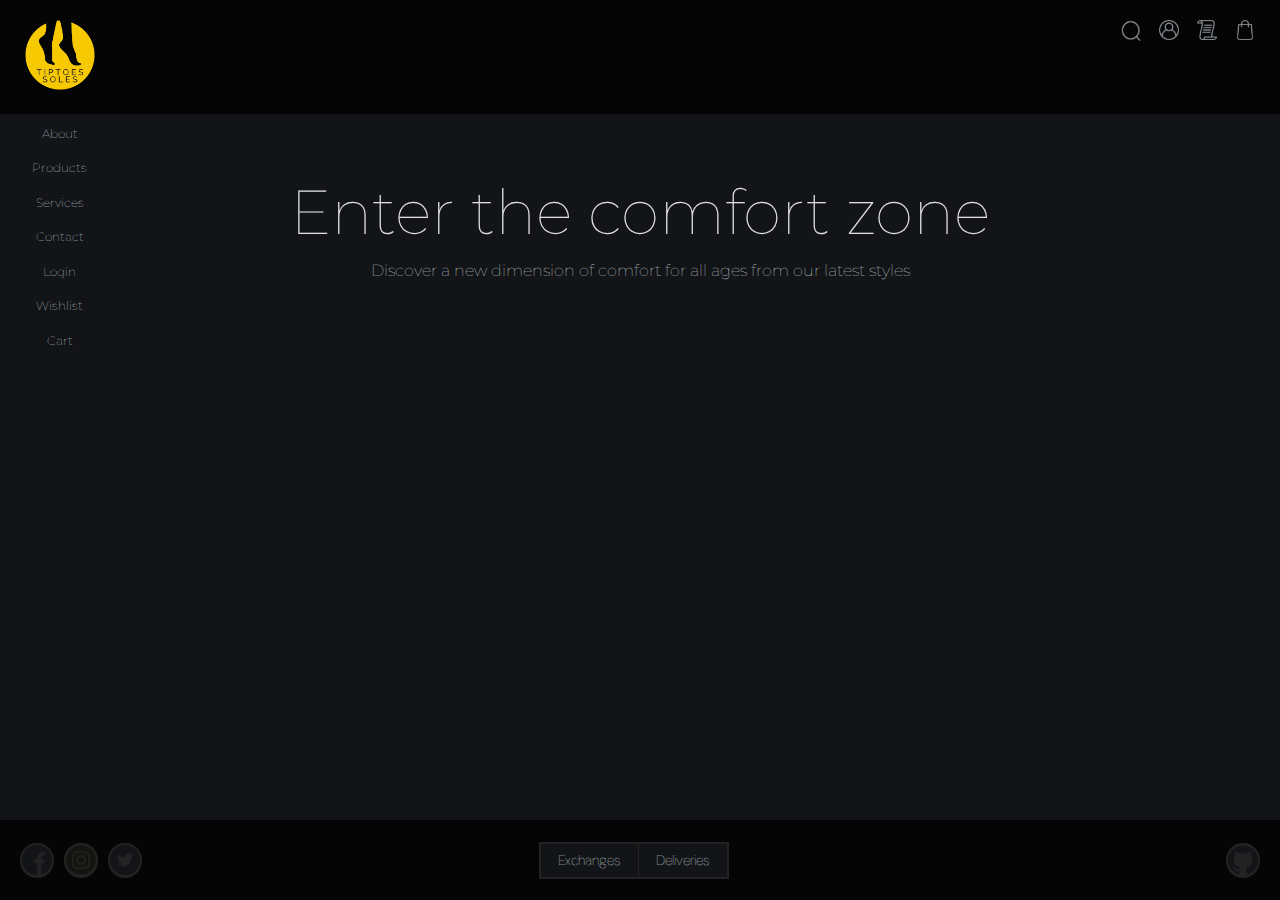
<file: index.html>
<!-- index.html -->
<!DOCTYPE html>
<html lang="en">
<head>
    <!-- Metadata -->
    <meta charset="UTF-8">
    <meta name="viewport" content="width=device-width, initial-scale=1.0">
    <!-- SEO -->
    <meta name="title" content="Buy Comfortable Footwear Online | TipToes Soles">
    <meta name="description" content="Explore a wide range of comfortable footwear at TipToes Soles. Shop now for the latest styles in shoes, boots, and more!">
    <meta name="keywords" content="footwear, shoes, boots, sneakers, sandals, comfortable shoes, comfortable footwear, buy shoes online, TipToes Soles">
    <link rel="canonical" href="https://hiddenciphers.github.io/TipToes">
    <meta property="og:title" content="Buy Comfortable Footwear Online | TipToes Soles">
    <meta property="og:description" content="Explore a wide range of comfortable footwear at TipToes Soles. Shop now for the latest styles in shoes, boots, and more!">
    <meta property="og:image" content="https://ipfs.io/ipfs/QmXFpoVnMdPUMyxvVjCuKNhQyEMTpW58BTiHKN7wvcpKeC?filename=logo.png">
    <meta property="og:url" content="https://hiddenciphers.github.io/TipToes">
    <meta property="og:type" content="website">
    <meta name="twitter:card" content="summary_large_image">
    <meta name="twitter:title" content="Buy Comfortable Footwear Online | TipToes Soles">
    <meta name="twitter:description" content="Explore a wide range of comfortable footwear at TipToes Soles. Shop now for the latest styles in shoes, boots, and more!">
    <meta name="twitter:image" content="https://ipfs.io/ipfs/QmXFpoVnMdPUMyxvVjCuKNhQyEMTpW58BTiHKN7wvcpKeC?filename=logo.png">
    <meta name="robots" content="index, follow">
    <!-- Page Title -->
    <title>TipToes Soles</title>
    <!-- Tab Icon -->
    <link rel="icon" href="./resources/branding/logo.avif">
    <!-- Stylesheet -->
    <link rel="stylesheet" type="text/css" href="./styles/styles.css">
</head>
<body>
    <!-- Header -->
    <header>
        <!-- Logo / Home Button -->
        <a 
            title="Home" 
            tabindex="0" 
            href="./index.html" 
            aria-label="Link to Home"
        >
            <img 
                alt="TipToes Soles Logo" 
                src="./resources/branding/logo.avif" 
            />
        </a>
        <!-- Hamburger Menu Toggle -->
        <input 
            type="checkbox"
            id="menu-toggle"
        >
        <label 
            for="menu-toggle" 
            id="menu-icon"
        >   
            <!-- Hamburger Menu Icon -->
            <img
                title="Main Menu"
                aria-label="Main Menu"
                tabindex="0"
                alt="Menu Icon"
                src="./resources/icons/menu.avif" 
                id="mobile-icon"
            >
        </label>
        <!-- Main Menu -->
        <nav>
            <ul
                title="Main Menu"
                aria-label="Main Menu"
            >
                <!-- About -->
                <li>
                    <a
                        href="./about.html"
                        aria-label="About"
                        tabindex="0"
                        title="About"
                    >
                        About
                    </a>
                </li>
                <!-- Products -->
                <li>
                    <a
                        href="./products.html"
                        aria-label="Products"
                        tabindex="0"
                        title="Products"
                    >
                        Products
                    </a>
                </li>
                <!-- Services -->
                <li>
                    <a 
                        href="./services.html"
                        aria-label="Services"
                        tabindex="0"
                        title="Services"
                    >
                        Services
                    </a>
                </li>
                <!-- Contact -->
                <li>
                    <a 
                        href="./contact.html" 
                        aria-label="Contact" 
                        tabindex="0" 
                        title="Contact"
                    >
                        Contact
                    </a>
                </li>
                <!-- Login -->
                <li 
                    class="hidden-menu-item"
                >
                    <a 
                        href="./login.html" 
                        aria-label="Login" 
                        tabindex="0" 
                        title="Login"
                    >
                        Login
                    </a>
                </li>
                <!-- Wishlist -->
                <li
                    class="hidden-menu-item"
                >
                    <a 
                        href="./wishlist.html" 
                        aria-label="Wishlist" 
                        tabindex="0" 
                        title="Wishlist"
                    >
                        Wishlist
                    </a>
                </li>
                <!-- Cart -->
                <li
                    class="hidden-menu-item"
                >
                    <a 
                        href="./cart.html" 
                        aria-label="Cart" 
                        tabindex="0" 
                        title="Cart"
                    >
                        Cart
                    </a>
                </li>
            </ul>
        </nav>
        <!-- Container for Search / Login / Wishlist & Cart elements -->
        <section id="header-right">
            <!-- Nested Icons Flex Container -->
            <section>
                <!-- Search Icon -->
                <img 
                    tabindex="0"  
                    title="Search" 
                    aria-label="Search"
                    class="search"
                    alt="Search Icon"
                    src="./resources/icons/search.avif"
                />
                <!-- Login Icon -->
                <a 
                    tabindex="0"
                    title="Signup/Login" 
                    aria-label="Login" 
                    href="./login.html"
                >
                    <img 
                        class="icons" 
                        alt="User Login Icon" 
                        src="./resources/icons/login.avif" 
                    />
                </a>
                <!-- Wishlist Icon -->
                <a 
                    id="wishlist"
                    tabindex="0" 
                    title="Wishlist" 
                    aria-label="Wishlist" 
                    href="./wishlist.html"
                >
                    <img 
                        class="icons" 
                        alt="Wishlist Icon" 
                        src="./resources/icons/wishlist.avif" 
                    />
                </a>
                <!-- Shopping Cart / Bag Icon -->
                <a 
                    tabindex="0" 
                    title="View Cart" 
                    aria-label="Cart" 
                    href="./cart.html"
                >
                    <img 
                        class="icons" 
                        alt="Shopping Bag Icon" 
                        src="./resources/icons/cart.avif" 
                    />
                </a>
            </section>
        </section>
    </header>
    <h1>Enter the comfort zone</h1>
    <p>Discover a new dimension of comfort for all ages from our latest styles</p>
    <!-- Slideshow container -->
    <section id="slideshow">
        <section id="slide-container">
            <section class="slide">
                <section class="image-container">
                    <a 
                        href="./products.html#gary-black"
                        aria-label="Link to Mens Shoe - Gary Black">
                        <img
                            src="./resources/images/Gary Black.avif"
                            alt="Mens Shoe - Gary Black"
                            title="Mens Shoe - Gary Black"
                            aria-label="Mens Shoe - Gary Black"
                            class="product-image"
                        />
                    </a>
                </section>
            </section>
            <section class="slide">
                <section class="image-container">
                    <a 
                        href="./products.html#gary-tan"
                        aria-label="Link to Mens Shoe - Gary Tan"
                    >
                        <img
                            src="./resources/images/Gary Tan.avif"
                            alt="Mens Shoe - Gary Tan"
                            title="Mens Shoe - Gary Tan"
                            aria-label="Mens Shoe - Gary Tan"
                            class="product-image"
                        />
                    </a>
                </section>
            </section>
            <section class="slide">
                <section class="image-container">
                    <a 
                        href="./products.html#work"
                        aria-label="Link to Mens Shoe - Work and Walk Chestnut"
                    >
                        <img
                            src="./resources/images/Work and Walk Chesnut.avif"
                            alt="Mens Shoe - Work and Walk Chestnut"
                            title="Mens Shoe - Work and Walk Chestnut"
                            aria-label="Mens Shoe - Work and Walk Chestnut"
                            class="product-image"
                        />
                    </a>
                </section>
            </section>
            <section class="slide">
                <section class="image-container">
                    <a 
                        href="./products.html#sally-black"
                        aria-label="Link to Womens Shoe - Sally Black"
                    >
                        <img
                            src="./resources/images/Sally Black.avif"
                            alt="Womens Shoe - Sally Black"
                            title="Womens Shoe - Sally Black"
                            aria-label="Womens Shoe - Sally Black"
                            class="product-image"
                        />
                    </a>
                </section>
            </section>
            <section class="slide">
                <section class="image-container">
                    <a 
                        href="./products.html#sally-tan"
                        aria-label="Link to Womens Shoe - Sally Tan"
                    >
                        <img
                            src="./resources/images/Sally Tan.avif"
                            alt="Womens Shoe - Sally Tan"
                            title="Womens Shoe - Sally Tan"
                            aria-label="Womens Shoe - Sally Tan"
                            class="product-image"
                        />
                    </a>
                </section>
            </section>
            <section class="slide">
                <section class="image-container">
                   <a 
                        href="./products.html#heavenly"
                        aria-label="Link to Womens Shoe - Heavenly Black"
                    >
                        <img
                            src="./resources/images/Heavenly Black.avif"
                            alt="Womens Shoe - Heavenly Black"
                            title="Womens Shoe - Heavenly Black"
                            aria-label="Womens Shoe - Heavenly Black"
                            class="product-image"
                        />
                   </a>
                </section>
            </section>
            <section class="slide">
                <section class="image-container">
                    <a
                        href="./products.html#clancy"
                        aria-label="Link to Childrens Shoe - Clancy Blue">
                        <img
                            src="./resources/images/Clancy Blue.avif"
                            alt="Childrens Shoe - Clancy Blue"
                            title="Childrens Shoe - Clancy Blue"
                            aria-label="Childrens Shoe - Clancy Blue"
                            class="product-image"
                        />
                    </a>
                </section>
            </section>
        </section>
    </section>
    <!-- Footer -->
    <footer>
        <!-- Social Media Icons Container -->
        <section>
            <!-- Facebook Link / Icon -->
            <a  
                tabindex="0"
                title="Follow us on Facebook"
                aria-label="Link to Facebook"
                target="_blank"
                href="https://www.facebook.com"
            >
                <img
                    src="./resources/icons/facebook.avif"
                    alt="Facebook Logo"
                />
            </a>
            <!-- Instagram Link / Icon -->
            <a  
                tabindex="0"
                title="Follow us on Instagram"
                aria-label="Link to Instagram"
                target="_blank"
                href="https://www.instagram.com"
            >
                <img
                    src="./resources/icons/instagram.avif"
                    alt="Instagram Logo"
                />
            </a>
            <!-- Twitter Link / Icon -->
            <a  
                tabindex="0"
                title="Follow us on Twitter"
                aria-label="Link to Twitter"
                target="_blank"
                href="https://www.twitter.com"
            >
                <img
                    src="./resources/icons/twitter.avif"
                    alt="Twitter Logo"
                />
            </a>
        </section>
        <!-- Policies Links Container -->
        <ul
            aria-label="Footer Menu"
        >
            <!-- Returns & Exchanges Policies -->
            <li>
                <a
                    tabindex="0"
                    href="./exchanges.html"
                    title="Returns / Exchanges Policies"
                    aria-label="Returns And Exchanges Policies"
                >
                    Exchanges
                </a>
            </li>
            <!-- Deliveries Policy -->
            <li>
                <a
                    tabindex="0"
                    href="./deliveries.html"
                    title="Delivery Policy"
                    aria-label="Delivery Policy"
                >
                    Deliveries
                </a>
            </li>
        </ul>
        <section
            id="github-icon"
        >
            <!-- Github Link / Icon -->
            <a  
                tabindex="0"
                title="Check out this projects Github Repo"
                aria-label="Link to Websites code base"
                target="_blank"
                href="https://www.github.com/hiddenciphers/TipToes"
            >
                <img
                    src="./resources/icons/github.avif"
                    alt="Github Logo"
                />
            </a>
        </section>
    </footer>
</body>
</html>
</file>
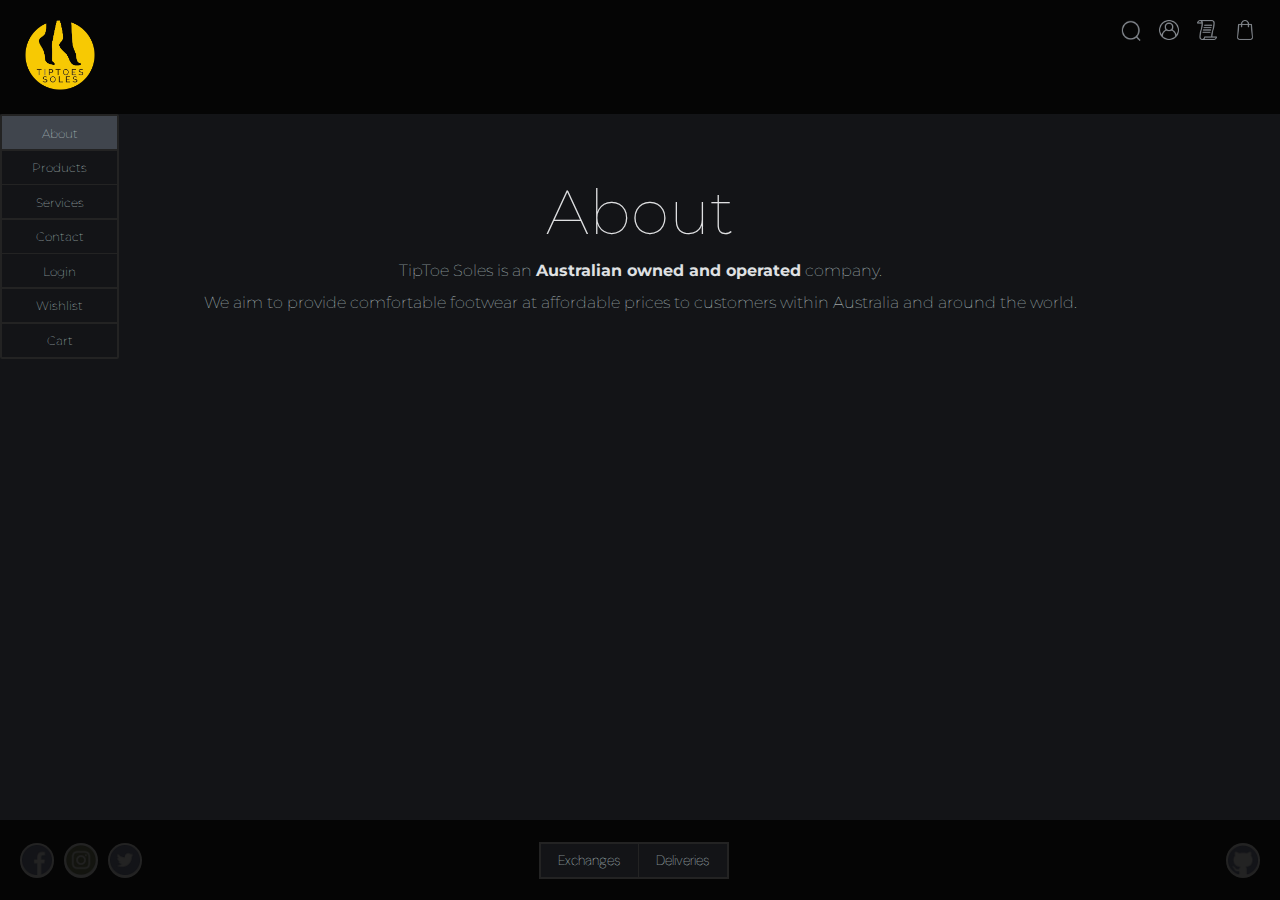
<file: about.html>
<!-- about.html -->
<!DOCTYPE html>
<html lang="en">
<head>
    <!-- Metadata -->
    <meta charset="UTF-8">
    <meta name="viewport" content="width=device-width, initial-scale=1.0">
    <!-- Page Title -->
    <title>About</title>
    <!-- Tab Icon -->
    <link rel="icon" href="./resources/branding/logo.avif">
    <!-- Stylesheet -->
    <link rel="stylesheet" type="text/css" href="./styles/styles.css">
</head>
<body>
    <!-- Header -->
    <header>
        <!-- Logo / Home Button -->
        <a 
            title="Home" 
            tabindex="0" 
            href="./index.html" 
            aria-label="Link to Home"
        >
            <img 
                alt="TipToes Soles Logo" 
                src="./resources/branding/logo.avif" 
            />
        </a>
        <!-- Hamburger Menu Toggle -->
        <input 
            type="checkbox"
            id="menu-toggle"
        >
        <label 
            for="menu-toggle" 
            id="menu-icon"
        >   
            <!-- Hamburger Menu Icon -->
            <img
                title="Main Menu"
                aria-label="Main Menu"
                tabindex="0"
                alt="Menu Icon"
                src="./resources/icons/menu.avif" 
                id="mobile-icon"
            >
        </label>
        <!-- Main Menu -->
        <nav>
            <ul id="ul-active"
                title="Main Menu"
                aria-label="Main Menu"
            >
                <!-- About -->
                <li class="active">
                    <a
                        
                        href="./about.html"
                        aria-label="About"
                        tabindex="0"
                        title="About"
                    >
                        About
                    </a>
                </li>
                <!-- Products -->
                <li>
                    <a
                        href="./products.html"
                        aria-label="Products"
                        tabindex="0"
                        title="Products"
                    >
                        Products
                    </a>
                </li>
                <!-- Services -->
                <li>
                    <a 
                        href="./services.html"
                        aria-label="Services"
                        tabindex="0"
                        title="Services"
                    >
                        Services
                    </a>
                </li>
                <!-- Contact -->
                <li>
                    <a 
                        href="./contact.html" 
                        aria-label="Contact" 
                        tabindex="0" 
                        title="Contact"
                    >
                        Contact
                    </a>
                </li>
                <!-- Login -->
                <li 
                    class="hidden-menu-item"
                >
                    <a 
                        href="./login.html" 
                        aria-label="Login" 
                        tabindex="0" 
                        title="Login"
                    >
                        Login
                    </a>
                </li>
                <!-- Wishlist -->
                <li
                    class="hidden-menu-item"
                >
                    <a 
                        href="./wishlist.html" 
                        aria-label="Wishlist" 
                        tabindex="0" 
                        title="Wishlist"
                    >
                        Wishlist
                    </a>
                </li>
                <!-- Cart -->
                <li
                    class="hidden-menu-item"
                >
                    <a 
                        href="./cart.html" 
                        aria-label="Cart" 
                        tabindex="0" 
                        title="Cart"
                    >
                        Cart
                    </a>
                </li>
            </ul>
        </nav>
        <!-- Container for Search / Login / Wishlist & Cart elements -->
        <section id="header-right">
            <!-- Nested Icons Flex Container -->
            <section>
                <!-- Search Icon -->
                <img 
                    tabindex="0"  
                    title="Search" 
                    aria-label="Search"
                    class="search"
                    alt="Search Icon"
                    src="./resources/icons/search.avif"
                />
                <!-- Login Icon -->
                <a 
                    tabindex="0"
                    title="Signup/Login" 
                    aria-label="Login" 
                    href="./login.html"
                >
                    <img 
                        class="icons" 
                        alt="User Login Icon" 
                        src="./resources/icons/login.avif" 
                    />
                </a>
                <!-- Wishlist Icon -->
                <a 
                    id="wishlist"
                    tabindex="0" 
                    title="Wishlist" 
                    aria-label="Wishlist" 
                    href="./wishlist.html"
                >
                    <img 
                        class="icons" 
                        alt="Wishlist Icon" 
                        src="./resources/icons/wishlist.avif" 
                    />
                </a>
                <!-- Shopping Cart / Bag Icon -->
                <a 
                    tabindex="0" 
                    title="View Cart" 
                    aria-label="Cart" 
                    href="./cart.html"
                >
                    <img 
                        class="icons" 
                        alt="Shopping Bag Icon" 
                        src="./resources/icons/cart.avif" 
                    />
                </a>
            </section>
        </section>
    </header>
    <h1>About</h1>
    <p>
        TipToe Soles is an <strong>Australian owned and operated</strong> company.
        <br>
        We aim to provide comfortable footwear at affordable prices to customers within Australia and around the world. 
    </p>
    <!-- Footer -->
    <footer>
        <!-- Social Media Icons Container -->
        <section>
            <!-- Facebook Link / Icon -->
            <a  
                tabindex="0"
                title="Follow us on Facebook"
                aria-label="Link to Facebook"
                target="_blank"
                href="https://www.facebook.com"
            >
                <img
                    src="./resources/icons/facebook.avif"
                    alt="Facebook Logo"
                />
            </a>
            <!-- Instagram Link / Icon -->
            <a  
                tabindex="0"
                title="Follow us on Instagram"
                aria-label="Link to Instagram"
                target="_blank"
                href="https://www.instagram.com"
            >
                <img
                    src="./resources/icons/instagram.avif"
                    alt="Instagram Logo"
                />
            </a>
            <!-- Twitter Link / Icon -->
            <a  
                tabindex="0"
                title="Follow us on Twitter"
                aria-label="Link to Twitter"
                target="_blank"
                href="https://www.twitter.com"
            >
                <img
                    src="./resources/icons/twitter.avif"
                    alt="Twitter Logo"
                />
            </a>
        </section>
        <!-- Policies Links Container -->
        <ul
            aria-label="Footer Menu"
        >
            <!-- Returns & Exchanges Policies -->
            <li>
                <a
                    tabindex="0"
                    href="./exchanges.html"
                    title="Returns / Exchanges Policies"
                    aria-label="Returns And Exchanges Policies"
                >
                    Exchanges
                </a>
            </li>
            <!-- Deliveries Policy -->
            <li>
                <a
                    tabindex="0"
                    href="./deliveries.html"
                    title="Delivery Policy"
                    aria-label="Delivery Policy"
                >
                    Deliveries
                </a>
            </li>
        </ul>
        <section
            id="github-icon"
        >
            <!-- Github Link / Icon -->
            <a  
                tabindex="0"
                title="Check out this projects Github Repo"
                aria-label="Link to Websites code base"
                target="_blank"
                href="https://www.github.com/hiddenciphers/TipToes"
            >
                <img
                    src="./resources/icons/github.avif"
                    alt="Github Logo"
                />
            </a>
        </section>
    </footer>
</body>
</html>
</file>
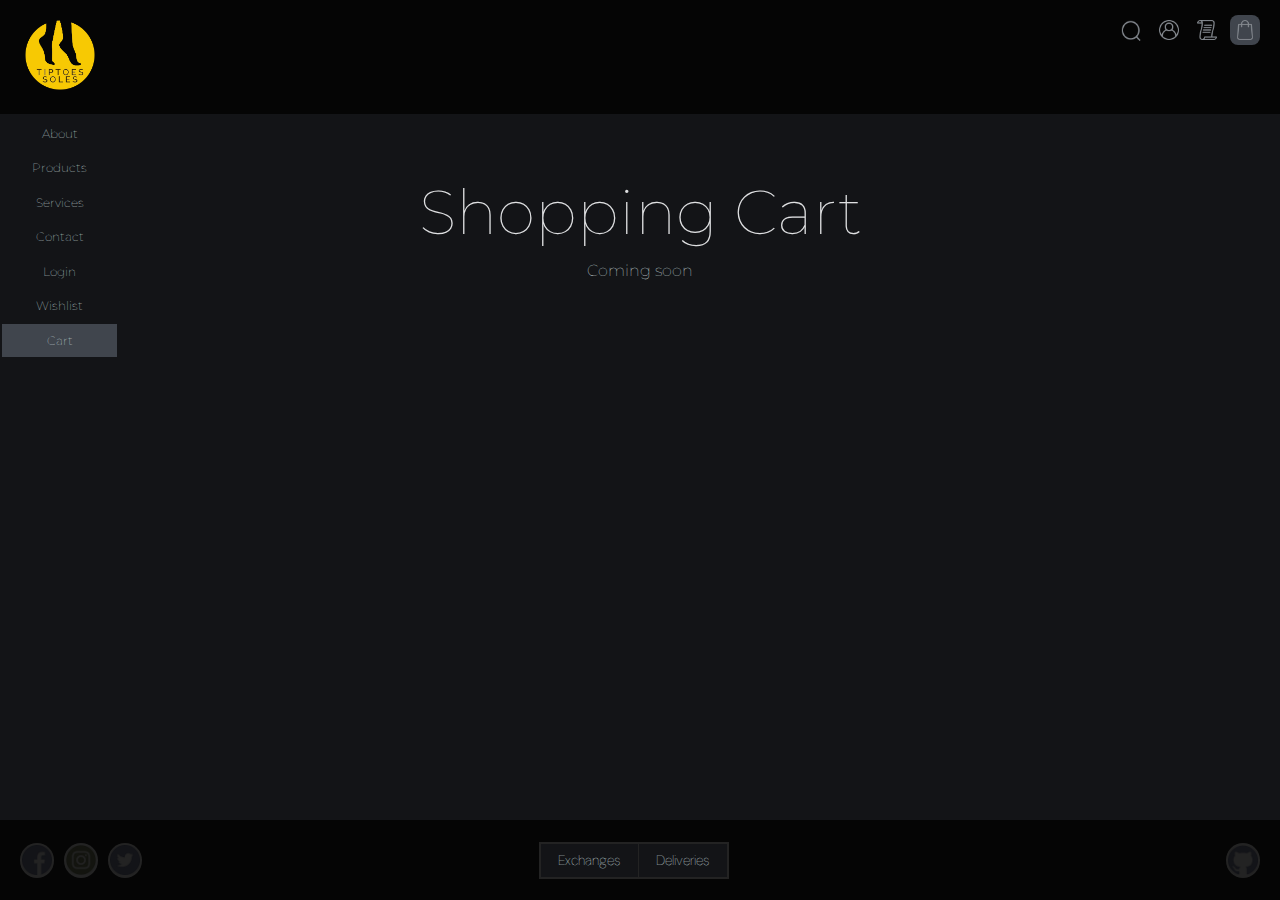
<file: cart.html>
<!-- cart.html -->
<!DOCTYPE html>
<html lang="en">
<head>
    <!-- Metadata -->
    <meta charset="UTF-8">
    <meta name="viewport" content="width=device-width, initial-scale=1.0">
    <!-- Page Title -->
    <title>Cart</title>
    <!-- Tab Icon -->
    <link rel="icon" href="./resources/branding/logo.avif">
    <!-- Stylesheet -->
    <link rel="stylesheet" type="text/css" href="./styles/styles.css">
</head>
<body>
    <!-- Header -->
    <header>
        <!-- Logo / Home Button -->
        <a 
            title="Home" 
            tabindex="0" 
            href="./index.html" 
            aria-label="Link to Home"
        >
            <img 
                alt="TipToes Soles Logo" 
                src="./resources/branding/logo.avif" 
            />
        </a>
        <!-- Hamburger Menu Toggle -->
        <input 
            type="checkbox"
            id="menu-toggle"
        >
        <label 
            for="menu-toggle" 
            id="menu-icon"
        >   
            <!-- Hamburger Menu Icon -->
            <img
                title="Main Menu"
                aria-label="Main Menu"
                tabindex="0"
                alt="Menu Icon"
                src="./resources/icons/menu.avif" 
                id="mobile-icon"
            >
        </label>
        <!-- Main Menu -->
        <nav>
            <ul
                title="Main Menu"
                aria-label="Main Menu"
            >
                <!-- About -->
                <li>
                    <a
                        href="./about.html"
                        aria-label="About"
                        tabindex="0"
                        title="About"
                    >
                        About
                    </a>
                </li>
                <!-- Products -->
                <li>
                    <a
                        href="./products.html"
                        aria-label="Products"
                        tabindex="0"
                        title="Products"
                    >
                        Products
                    </a>
                </li>
                <!-- Services -->
                <li>
                    <a 
                        href="./services.html"
                        aria-label="Services"
                        tabindex="0"
                        title="Services"
                    >
                        Services
                    </a>
                </li>
                <!-- Contact -->
                <li>
                    <a 
                        href="./contact.html" 
                        aria-label="Contact" 
                        tabindex="0" 
                        title="Contact"
                    >
                        Contact
                    </a>
                </li>
                <!-- Login -->
                <li 
                    class="hidden-menu-item"
                >
                    <a 
                        href="./login.html" 
                        aria-label="Login" 
                        tabindex="0" 
                        title="Login"
                    >
                        Login
                    </a>
                </li>
                <!-- Wishlist -->
                <li
                    class="hidden-menu-item"
                >
                    <a 
                        href="./wishlist.html" 
                        aria-label="Wishlist" 
                        tabindex="0" 
                        title="Wishlist"
                    >
                        Wishlist
                    </a>
                </li>
                <!-- Cart -->
                <li
                    class="hidden-menu-item active"
                >
                    <a 
                        href="./cart.html" 
                        aria-label="Cart" 
                        tabindex="0" 
                        title="Cart"
                    >
                        Cart
                    </a>
                </li>
            </ul>
        </nav>
        <!-- Container for Search / Login / Wishlist & Cart elements -->
        <section id="header-right">
            <!-- Nested Icons Flex Container -->
            <section>
                <!-- Search Icon -->
                <img 
                    tabindex="0"  
                    title="Search" 
                    aria-label="Search"
                    class="search"
                    alt="Search Icon"
                    src="./resources/icons/search.avif"
                />
                <!-- Login Icon -->
                <a 
                    tabindex="0"
                    title="Signup/Login" 
                    aria-label="Login" 
                    href="./login.html"
                >
                    <img 
                        class="icons" 
                        alt="User Login Icon" 
                        src="./resources/icons/login.avif" 
                    />
                </a>
                <!-- Wishlist Icon -->
                <a 
                    id="wishlist"
                    tabindex="0" 
                    title="Wishlist" 
                    aria-label="Wishlist" 
                    href="./wishlist.html"
                >
                    <img 
                        class="icons" 
                        alt="Wishlist Icon" 
                        src="./resources/icons/wishlist.avif" 
                    />
                </a>
                <!-- Shopping Cart / Bag Icon -->
                <a  
                    tabindex="0" 
                    title="View Cart" 
                    aria-label="Cart" 
                    href="./cart.html"
                >
                    <img  
                        class="icons active"
                        alt="Shopping Bag Icon" 
                        src="./resources/icons/cart.avif" 
                    />
                </a>
            </section>
        </section>
    </header>
    <h1>Shopping Cart</h1>
    <p>Coming soon</p>
    <!-- Footer -->
    <footer>
        <!-- Social Media Icons Container -->
        <section>
            <!-- Facebook Link / Icon -->
            <a  
                tabindex="0"
                title="Follow us on Facebook"
                aria-label="Link to Facebook"
                target="_blank"
                href="https://www.facebook.com"
            >
                <img
                    src="./resources/icons/facebook.avif"
                    alt="Facebook Logo"
                />
            </a>
            <!-- Instagram Link / Icon -->
            <a  
                tabindex="0"
                title="Follow us on Instagram"
                aria-label="Link to Instagram"
                target="_blank"
                href="https://www.instagram.com"
            >
                <img
                    src="./resources/icons/instagram.avif"
                    alt="Instagram Logo"
                />
            </a>
            <!-- Twitter Link / Icon -->
            <a  
                tabindex="0"
                title="Follow us on Twitter"
                aria-label="Link to Twitter"
                target="_blank"
                href="https://www.twitter.com"
            >
                <img
                    src="./resources/icons/twitter.avif"
                    alt="Twitter Logo"
                />
            </a>
        </section>
        <!-- Policies Links Container -->
        <ul
            aria-label="Footer Menu"
        >
            <!-- Returns & Exchanges Policies -->
            <li>
                <a
                    tabindex="0"
                    href="./exchanges.html"
                    title="Returns / Exchanges Policies"
                    aria-label="Returns And Exchanges Policies"
                >
                    Exchanges
                </a>
            </li>
            <!-- Deliveries Policy -->
            <li>
                <a
                    tabindex="0"
                    href="./deliveries.html"
                    title="Delivery Policy"
                    aria-label="Delivery Policy"
                >
                    Deliveries
                </a>
            </li>
        </ul>
        <section
            id="github-icon"
        >
            <!-- Github Link / Icon -->
            <a  
                tabindex="0"
                title="Check out this projects Github Repo"
                aria-label="Link to Websites code base"
                target="_blank"
                href="https://www.github.com/hiddenciphers/TipToes"
            >
                <img
                    src="./resources/icons/github.avif"
                    alt="Github Logo"
                />
            </a>
        </section>
    </footer>
</body>
</html>
</file>
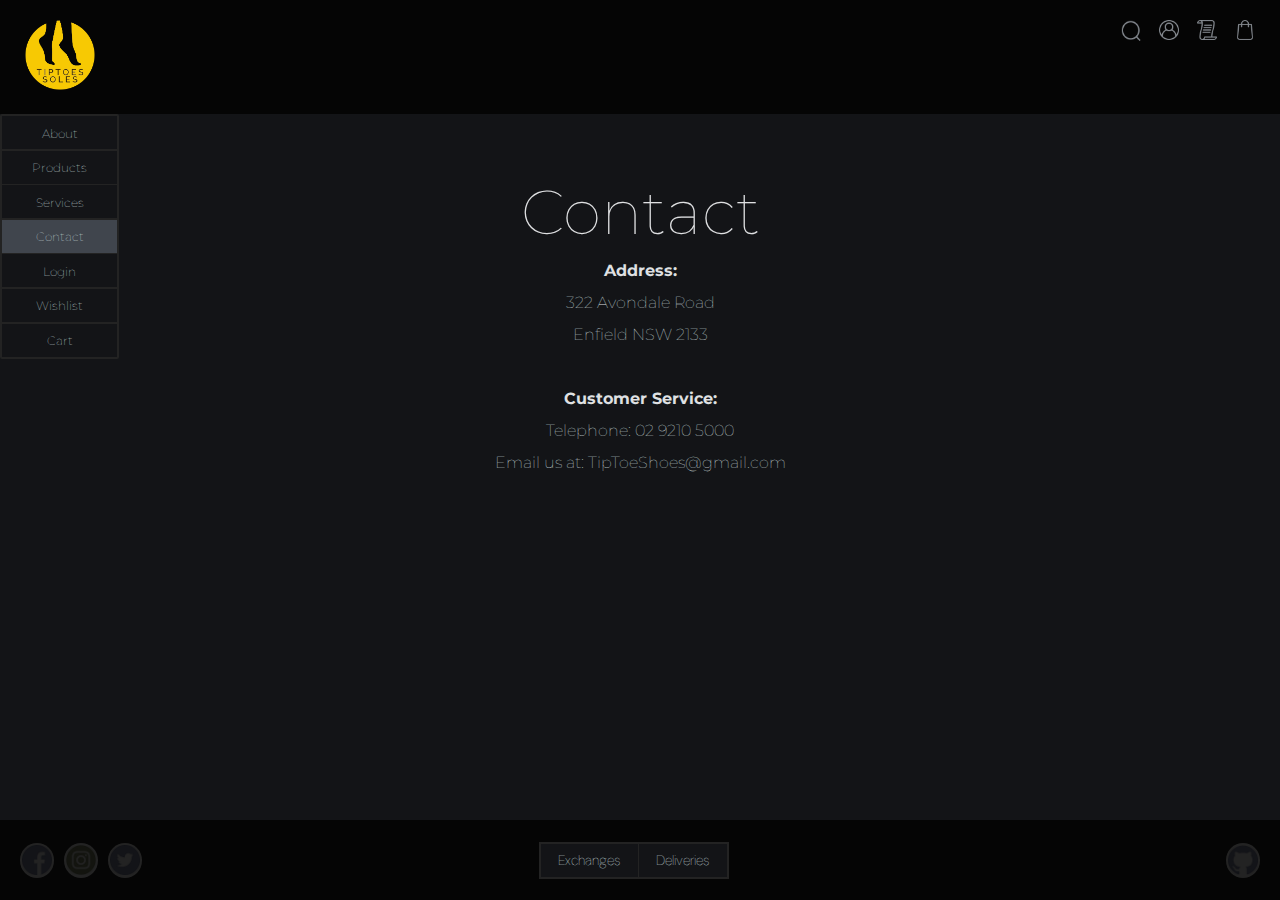
<file: contact.html>
<!-- contact.html -->
<!DOCTYPE html>
<html lang="en">
<head>
    <!-- Metadata -->
    <meta charset="UTF-8">
    <meta name="viewport" content="width=device-width, initial-scale=1.0">
    <!-- Page Title -->
    <title>Contact</title>
    <!-- Tab Icon -->
    <link rel="icon" href="./resources/branding/logo.avif">
    <!-- Stylesheet -->
    <link rel="stylesheet" type="text/css" href="./styles/styles.css">
</head>
<body>
    <!-- Header -->
    <header>
        <!-- Logo / Home Button -->
        <a 
            title="Home" 
            tabindex="0" 
            href="./index.html" 
            aria-label="Link to Home"
        >
            <img 
                alt="TipToes Soles Logo" 
                src="./resources/branding/logo.avif" 
            />
        </a>
        <!-- Hamburger Menu Toggle -->
        <input 
            type="checkbox"
            id="menu-toggle"
        >
        <label 
            for="menu-toggle" 
            id="menu-icon"
        >   
            <!-- Hamburger Menu Icon -->
            <img
                title="Main Menu"
                aria-label="Main Menu"
                tabindex="0"
                alt="Menu Icon"
                src="./resources/icons/menu.avif" 
                id="mobile-icon"
            >
        </label>
        <!-- Main Menu -->
        <nav>
            <ul id="ul-active"
                title="Main Menu"
                aria-label="Main Menu"
            >
                <!-- About -->
                <li>
                    <a
                        href="./about.html"
                        aria-label="About"
                        tabindex="0"
                        title="About"
                    >
                        About
                    </a>
                </li>
                <!-- Products -->
                <li>
                    <a
                        href="./products.html"
                        aria-label="Products"
                        tabindex="0"
                        title="Products"
                    >
                        Products
                    </a>
                </li>
                <!-- Services -->
                <li>
                    <a 
                        href="./services.html"
                        aria-label="Services"
                        tabindex="0"
                        title="Services"
                    >
                        Services
                    </a>
                </li>
                <!-- Contact -->
                <li class="active">
                    <a 
                        href="./contact.html" 
                        aria-label="Contact" 
                        tabindex="0" 
                        title="Contact"
                    >
                        Contact
                    </a>
                </li>
                <!-- Login -->
                <li 
                    class="hidden-menu-item"
                >
                    <a 
                        href="./login.html" 
                        aria-label="Login" 
                        tabindex="0" 
                        title="Login"
                    >
                        Login
                    </a>
                </li>
                <!-- Wishlist -->
                <li
                    class="hidden-menu-item"
                >
                    <a 
                        href="./wishlist.html" 
                        aria-label="Wishlist" 
                        tabindex="0" 
                        title="Wishlist"
                    >
                        Wishlist
                    </a>
                </li>
                <!-- Cart -->
                <li
                    class="hidden-menu-item"
                >
                    <a 
                        href="./cart.html" 
                        aria-label="Cart" 
                        tabindex="0" 
                        title="Cart"
                    >
                        Cart
                    </a>
                </li>
            </ul>
        </nav>
        <!-- Container for Search / Login / Wishlist & Cart elements -->
        <section id="header-right">
            <!-- Nested Icons Flex Container -->
            <section>
                <!-- Search Icon -->
                <img 
                    tabindex="0"  
                    title="Search" 
                    aria-label="Search"
                    class="search"
                    alt="search"
                    src="./resources/icons/search.avif"
                />
                <!-- Login Icon -->
                <a 
                    tabindex="0"
                    title="Signup/Login" 
                    aria-label="Login" 
                    href="./login.html"
                >
                    <img 
                        class="icons" 
                        alt="User Login Icon" 
                        src="./resources/icons/login.avif" 
                    />
                </a>
                <!-- Wishlist Icon -->
                <a 
                    id="wishlist"
                    tabindex="0" 
                    title="Wishlist" 
                    aria-label="Wishlist" 
                    href="./wishlist.html"
                >
                    <img 
                        class="icons" 
                        alt="Wishlist Icon" 
                        src="./resources/icons/wishlist.avif" 
                    />
                </a>
                <!-- Shopping Cart / Bag Icon -->
                <a 
                    tabindex="0" 
                    title="View Cart" 
                    aria-label="Cart" 
                    href="./cart.html"
                >
                    <img 
                        class="icons" 
                        alt="Shopping Bag Icon" 
                        src="./resources/icons/cart.avif" 
                    />
                </a>
            </section>
        </section>
    </header>
    <h1>Contact</h1>
    <p>
        <strong>Address:</strong>
    <br>
        322 Avondale Road
    <br>
        Enfield NSW 2133
    <br>
    <br>
        <strong>Customer Service:</strong>
    <br>
        Telephone: 02 9210 5000
    <br>
        Email us at: TipToeShoes@gmail.com
    </p>
    <!-- Footer -->
    <footer>
        <!-- Social Media Icons Container -->
        <section>
            <!-- Facebook Link / Icon -->
            <a  
                tabindex="0"
                title="Follow us on Facebook"
                aria-label="Link to Facebook"
                target="_blank"
                href="https://www.facebook.com"
            >
                <img
                    src="./resources/icons/facebook.avif"
                    alt="Facebook Logo"
                />
            </a>
            <!-- Instagram Link / Icon -->
            <a  
                tabindex="0"
                title="Follow us on Instagram"
                aria-label="Link to Instagram"
                target="_blank"
                href="https://www.instagram.com"
            >
                <img
                    src="./resources/icons/instagram.avif"
                    alt="Instagram Logo"
                />
            </a>
            <!-- Twitter Link / Icon -->
            <a  
                tabindex="0"
                title="Follow us on Twitter"
                aria-label="Link to Twitter"
                target="_blank"
                href="https://www.twitter.com"
            >
                <img
                    src="./resources/icons/twitter.avif"
                    alt="Twitter Logo"
                />
            </a>
        </section>
        <!-- Policies Links Container -->
        <ul
            aria-label="Footer Menu"
        >
            <!-- Returns & Exchanges Policies -->
            <li>
                <a
                    tabindex="0"
                    href="./exchanges.html"
                    title="Returns / Exchanges Policies"
                    aria-label="Returns And Exchanges Policies"
                >
                    Exchanges
                </a>
            </li>
            <!-- Deliveries Policy -->
            <li>
                <a
                    tabindex="0"
                    href="./deliveries.html"
                    title="Delivery Policy"
                    aria-label="Delivery Policy"
                >
                    Deliveries
                </a>
            </li>
        </ul>
        <section
            id="github-icon"
        >
            <!-- Github Link / Icon -->
            <a  
                tabindex="0"
                title="Check out this projects Github Repo"
                aria-label="Link to Websites code base"
                target="_blank"
                href="https://www.github.com/hiddenciphers/TipToes"
            >
                <img
                    src="./resources/icons/github.avif"
                    alt="Github Logo"
                />
            </a>
        </section>
    </footer>
</body>
</html>
</file>
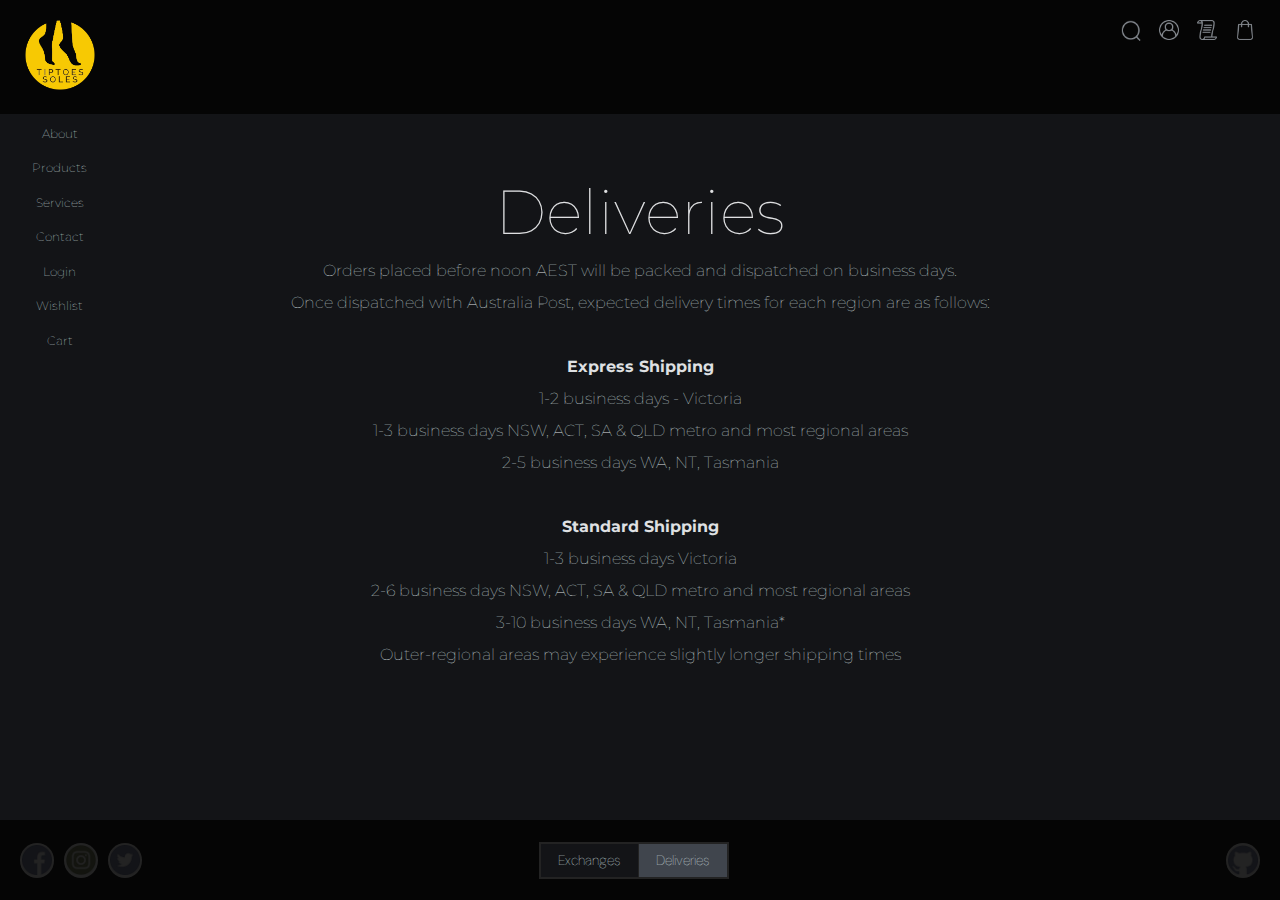
<file: deliveries.html>
<!-- deliveries.html -->
<!DOCTYPE html>
<html lang="en">
<head>
    <!-- Metadata -->
    <meta charset="UTF-8">
    <meta name="viewport" content="width=device-width, initial-scale=1.0">
    <!-- Page Title -->
    <title>Deliveries</title>
    <!-- Tab Icon -->
    <link rel="icon" href="./resources/branding/logo.avif">
    <!-- Stylesheet -->
    <link rel="stylesheet" type="text/css" href="./styles/styles.css">
</head>
<body>
    <!-- Header -->
    <header>
        <!-- Logo / Home Button -->
        <a 
            title="Home" 
            tabindex="0" 
            href="./index.html" 
            aria-label="Link to Home"
        >
            <img 
                alt="TipToes Soles Logo" 
                src="./resources/branding/logo.avif" 
            />
        </a>
        <!-- Hamburger Menu Toggle -->
        <input 
            type="checkbox"
            id="menu-toggle"
        >
        <label 
            for="menu-toggle" 
            id="menu-icon"
        >   
            <!-- Hamburger Menu Icon -->
            <img
                title="Main Menu"
                aria-label="Main Menu"
                tabindex="0"
                alt="Menu Icon"
                src="./resources/icons/menu.avif" 
                id="mobile-icon"
            >
        </label>
        <!-- Main Menu -->
        <nav>
            <ul
                title="Main Menu"
                aria-label="Main Menu"
            >
                <!-- About -->
                <li>
                    <a
                        href="./about.html"
                        aria-label="About"
                        tabindex="0"
                        title="About"
                    >
                        About
                    </a>
                </li>
                <!-- Products -->
                <li>
                    <a
                        href="./products.html"
                        aria-label="Products"
                        tabindex="0"
                        title="Products"
                    >
                        Products
                    </a>
                </li>
                <!-- Services -->
                <li>
                    <a 
                        href="./services.html"
                        aria-label="Services"
                        tabindex="0"
                        title="Services"
                    >
                        Services
                    </a>
                </li>
                <!-- Contact -->
                <li>
                    <a 
                        href="./contact.html" 
                        aria-label="Contact" 
                        tabindex="0" 
                        title="Contact"
                    >
                        Contact
                    </a>
                </li>
                <!-- Login -->
                <li 
                    class="hidden-menu-item"
                >
                    <a 
                        href="./login.html" 
                        aria-label="Login" 
                        tabindex="0" 
                        title="Login"
                    >
                        Login
                    </a>
                </li>
                <!-- Wishlist -->
                <li
                    class="hidden-menu-item"
                >
                    <a 
                        href="./wishlist.html" 
                        aria-label="Wishlist" 
                        tabindex="0" 
                        title="Wishlist"
                    >
                        Wishlist
                    </a>
                </li>
                <!-- Cart -->
                <li
                    class="hidden-menu-item"
                >
                    <a 
                        href="./cart.html" 
                        aria-label="Cart" 
                        tabindex="0" 
                        title="Cart"
                    >
                        Cart
                    </a>
                </li>
            </ul>
        </nav>
        <!-- Container for Search / Login / Wishlist & Cart elements -->
        <section id="header-right">
            <!-- Nested Icons Flex Container -->
            <section>
                <!-- Search Icon -->
                <img 
                    tabindex="0"  
                    title="Search" 
                    aria-label="Search"
                    class="search"
                    alt="Search Icon"
                    src="./resources/icons/search.avif"
                />
                <!-- Login Icon -->
                <a 
                    tabindex="0"
                    title="Signup/Login" 
                    aria-label="Login" 
                    href="./login.html"
                >
                    <img 
                        class="icons" 
                        alt="User Login Icon" 
                        src="./resources/icons/login.avif" 
                    />
                </a>
                <!-- Wishlist Icon -->
                <a 
                    id="wishlist"
                    tabindex="0" 
                    title="Wishlist" 
                    aria-label="Wishlist" 
                    href="./wishlist.html"
                >
                    <img 
                        class="icons" 
                        alt="Wishlist Icon" 
                        src="./resources/icons/wishlist.avif" 
                    />
                </a>
                <!-- Shopping Cart / Bag Icon -->
                <a 
                    tabindex="0" 
                    title="View Cart" 
                    aria-label="Cart" 
                    href="./cart.html"
                >
                    <img 
                        class="icons" 
                        alt="Shopping Bag Icon" 
                        src="./resources/icons/cart.avif" 
                    />
                </a>
            </section>
        </section>
    </header>
    <h1>Deliveries</h1>
    <p>
        Orders placed before noon AEST will be packed and dispatched on business days.
        <br>
        Once dispatched with Australia Post, expected delivery times for each region are as follows:
        <br>
        <br>
        <strong>Express Shipping</strong>
        <br>
        1-2 business days - Victoria
        <br>
        1-3 business days NSW, ACT, SA & QLD metro and most regional areas
        <br>
        2-5 business days WA, NT, Tasmania
        <br>
        <br>
        <strong>Standard Shipping</strong>
        <br>
        1-3 business days Victoria
        <br>
        2-6 business days NSW, ACT, SA & QLD metro and most regional areas
        <br>
        3-10 business days WA, NT, Tasmania*
        <br>
        Outer-regional areas may experience slightly longer shipping times
    </p>
    <!-- Footer -->
    <footer>
        <!-- Social Media Icons Container -->
        <section>
            <!-- Facebook Link / Icon -->
            <a  
                tabindex="0"
                title="Follow us on Facebook"
                aria-label="Link to Facebook"
                target="_blank"
                href="https://www.facebook.com"
            >
                <img
                    src="./resources/icons/facebook.avif"
                    alt="Facebook Logo"
                />
            </a>
            <!-- Instagram Link / Icon -->
            <a  
                tabindex="0"
                title="Follow us on Instagram"
                aria-label="Link to Instagram"
                target="_blank"
                href="https://www.instagram.com"
            >
                <img
                    src="./resources/icons/instagram.avif"
                    alt="Instagram Logo"
                />
            </a>
            <!-- Twitter Link / Icon -->
            <a  
                tabindex="0"
                title="Follow us on Twitter"
                aria-label="Link to Twitter"
                target="_blank"
                href="https://www.twitter.com"
            >
                <img
                    src="./resources/icons/twitter.avif"
                    alt="Twitter Logo"
                />
            </a>
        </section>
        <!-- Policies Links Container -->
        <ul
            aria-label="Footer Menu"
        >
            <!-- Returns & Exchanges Policies -->
            <li>
                <a
                    tabindex="0"
                    href="./exchanges.html"
                    title="Returns / Exchanges Policies"
                    aria-label="Returns And Exchanges Policies"
                >
                    Exchanges
                </a>
            </li>
            <!-- Deliveries Policy -->
            <li class="active">
                <a
                    class="active"
                    tabindex="0"
                    href="./deliveries.html"
                    title="Delivery Policy"
                    aria-label="Delivery Policy"
                >
                    Deliveries
                </a>
            </li>
        </ul>
        <section
            id="github-icon"
        >
            <!-- Github Link / Icon -->
            <a  
                tabindex="0"
                title="Check out this projects Github Repo"
                aria-label="Link to Websites code base"
                target="_blank"
                href="https://www.github.com/hiddenciphers/TipToes"
            >
                <img
                    src="./resources/icons/github.avif"
                    alt="Github Logo"
                />
            </a>
        </section>
    </footer>
</body>
</html>
</file>
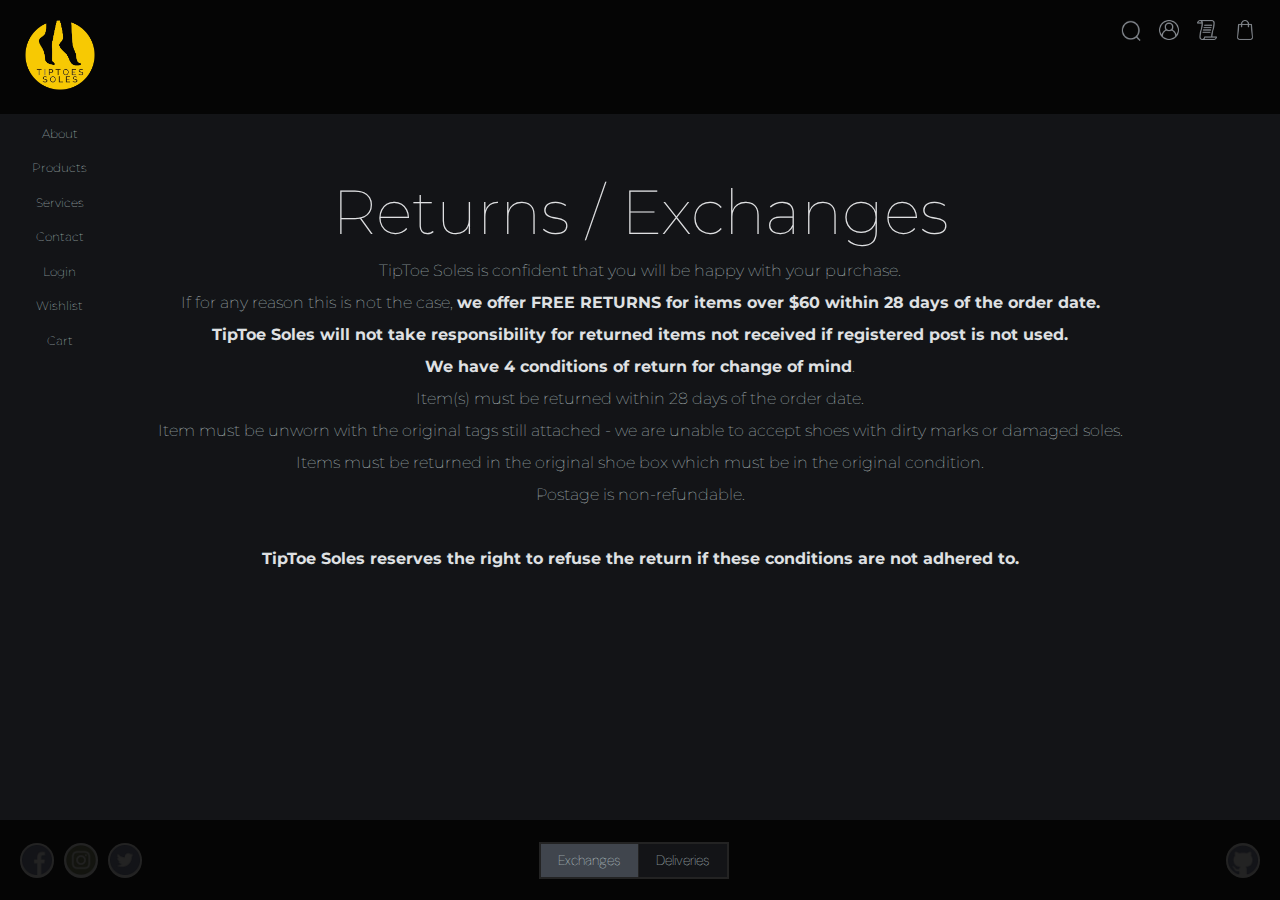
<file: exchanges.html>
<!-- exchanges.html -->
<!DOCTYPE html>
<html lang="en">
<head>
    <!-- Metadata -->
    <meta charset="UTF-8">
    <meta name="viewport" content="width=device-width, initial-scale=1.0">
    <!-- Page Title -->
    <title>Returns / Exchanges</title>
    <!-- Tab Icon -->
    <link rel="icon" href="./resources/branding/logo.avif">
    <!-- Stylesheet -->
    <link rel="stylesheet" type="text/css" href="./styles/styles.css">
</head>
<body>
    <!-- Header -->
    <header>
        <!-- Logo / Home Button -->
        <a 
            title="Home" 
            tabindex="0" 
            href="./index.html" 
            aria-label="Link to Home"
        >
            <img 
                alt="TipToes Soles Logo" 
                src="./resources/branding/logo.avif" 
            />
        </a>
        <!-- Hamburger Menu Toggle -->
        <input 
            type="checkbox"
            id="menu-toggle"
        >
        <label 
            for="menu-toggle" 
            id="menu-icon"
        >   
            <!-- Hamburger Menu Icon -->
            <img
                title="Main Menu"
                aria-label="Main Menu"
                tabindex="0"
                alt="Menu Icon"
                src="./resources/icons/menu.avif" 
                id="mobile-icon"
            >
        </label>
        <!-- Main Menu -->
        <nav>
            <ul
                title="Main Menu"
                aria-label="Main Menu"
            >
                <!-- About -->
                <li>
                    <a
                        href="./about.html"
                        aria-label="About"
                        tabindex="0"
                        title="About"
                    >
                        About
                    </a>
                </li>
                <!-- Products -->
                <li>
                    <a
                        href="./products.html"
                        aria-label="Products"
                        tabindex="0"
                        title="Products"
                    >
                        Products
                    </a>
                </li>
                <!-- Services -->
                <li>
                    <a 
                        href="./services.html"
                        aria-label="Services"
                        tabindex="0"
                        title="Services"
                    >
                        Services
                    </a>
                </li>
                <!-- Contact -->
                <li>
                    <a 
                        href="./contact.html" 
                        aria-label="Contact" 
                        tabindex="0" 
                        title="Contact"
                    >
                        Contact
                    </a>
                </li>
                <!-- Login -->
                <li 
                    class="hidden-menu-item"
                >
                    <a 
                        href="./login.html" 
                        aria-label="Login" 
                        tabindex="0" 
                        title="Login"
                    >
                        Login
                    </a>
                </li>
                <!-- Wishlist -->
                <li
                    class="hidden-menu-item"
                >
                    <a 
                        href="./wishlist.html" 
                        aria-label="Wishlist" 
                        tabindex="0" 
                        title="Wishlist"
                    >
                        Wishlist
                    </a>
                </li>
                <!-- Cart -->
                <li
                    class="hidden-menu-item"
                >
                    <a 
                        href="./cart.html" 
                        aria-label="Cart" 
                        tabindex="0" 
                        title="Cart"
                    >
                        Cart
                    </a>
                </li>
            </ul>
        </nav>
        <!-- Container for Search / Login / Wishlist & Cart elements -->
        <section id="header-right">
            <!-- Nested Icons Flex Container -->
            <section>
                <!-- Search Icon -->
                <img 
                    tabindex="0"  
                    title="Search" 
                    aria-label="Search"
                    class="search"
                    alt="Search Icon"
                    src="./resources/icons/search.avif"
                />
                <!-- Login Icon -->
                <a 
                    tabindex="0"
                    title="Signup/Login" 
                    aria-label="Login" 
                    href="./login.html"
                >
                    <img 
                        class="icons" 
                        alt="User Login Icon" 
                        src="./resources/icons/login.avif" 
                    />
                </a>
                <!-- Wishlist Icon -->
                <a 
                    id="wishlist"
                    tabindex="0" 
                    title="Wishlist" 
                    aria-label="Wishlist" 
                    href="./wishlist.html"
                >
                    <img 
                        class="icons" 
                        alt="Wishlist Icon" 
                        src="./resources/icons/wishlist.avif" 
                    />
                </a>
                <!-- Shopping Cart / Bag Icon -->
                <a 
                    tabindex="0" 
                    title="View Cart" 
                    aria-label="Cart" 
                    href="./cart.html"
                >
                    <img 
                        class="icons" 
                        alt="Shopping Bag Icon" 
                        src="./resources/icons/cart.avif" 
                    />
                </a>
            </section>
        </section>
    </header>
    <h1>Returns / Exchanges</h1>
    <p>
        TipToe Soles is confident that you will be happy with your purchase.
        <br>
        If for any reason this is not the case, <strong>we offer FREE RETURNS for items over $60 within 28 days of the order date.</strong>
        <br>
        <strong>TipToe Soles will not take responsibility for returned items not received if registered post is not used.</strong>
        <br>
        <strong>We have 4 conditions of return for change of mind</strong>.
        <br>
        Item(s) must be returned within 28 days of the order date.
        <br>
        Item must be unworn with the original tags still attached - we are unable to accept shoes with dirty marks or damaged soles.
        <br>
        Items must be returned in the original shoe box which must be in the original condition.
        <br>
        Postage is non-refundable.
        <br>
        <br>
        <strong>TipToe Soles reserves the right to refuse the return if these conditions are not adhered to.</strong>
    </p>
    <!-- Footer -->
    <footer>
        <!-- Social Media Icons Container -->
        <section>
            <!-- Facebook Link / Icon -->
            <a  
                tabindex="0"
                title="Follow us on Facebook"
                aria-label="Link to Facebook"
                target="_blank"
                href="https://www.facebook.com"
            >
                <img
                    src="./resources/icons/facebook.avif"
                    alt="Facebook Logo"
                />
            </a>
            <!-- Instagram Link / Icon -->
            <a  
                tabindex="0"
                title="Follow us on Instagram"
                aria-label="Link to Instagram"
                target="_blank"
                href="https://www.instagram.com"
            >
                <img
                    src="./resources/icons/instagram.avif"
                    alt="Instagram Logo"
                />
            </a>
            <!-- Twitter Link / Icon -->
            <a  
                tabindex="0"
                title="Follow us on Twitter"
                aria-label="Link to Twitter"
                target="_blank"
                href="https://www.twitter.com"
            >
                <img
                    src="./resources/icons/twitter.avif"
                    alt="Twitter Logo"
                />
            </a>
        </section>
        <!-- Policies Links Container -->
        <ul
            aria-label="Footer Menu"
        >
            <!-- Returns & Exchanges Policies -->
            <li class="active">
                <a
                    class="active"
                    tabindex="0"
                    href="./exchanges.html"
                    title="Returns / Exchanges Policies"
                    aria-label="Returns And Exchanges Policies"
                >
                    Exchanges
                </a>
            </li>
            <!-- Deliveries Policy -->
            <li>
                <a
                    tabindex="0"
                    href="./deliveries.html"
                    title="Delivery Policy"
                    aria-label="Delivery Policy"
                >
                    Deliveries
                </a>
            </li>
        </ul>
        <section
            id="github-icon"
        >
            <!-- Github Link / Icon -->
            <a  
                tabindex="0"
                title="Check out this projects Github Repo"
                aria-label="Link to Websites code base"
                target="_blank"
                href="https://www.github.com/hiddenciphers/TipToes"
            >
                <img
                    src="./resources/icons/github.avif"
                    alt="Github Logo"
                />
            </a>
        </section>
    </footer>
</body>
</html>
</file>
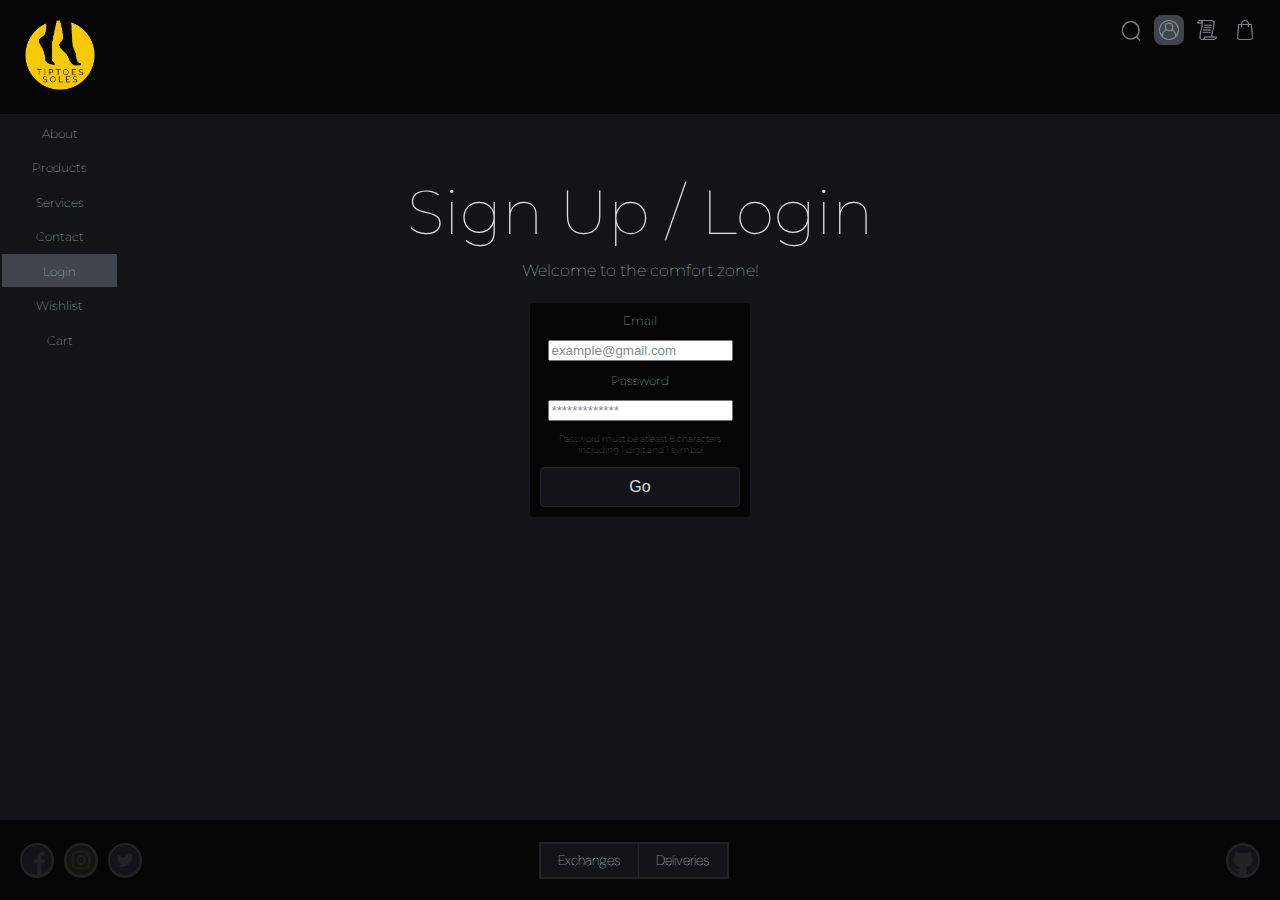
<file: login.html>
<!-- login.html -->
<!DOCTYPE html>
<html lang="en">
<head>
    <!-- Metadata -->
    <meta charset="UTF-8">
    <meta name="viewport" content="width=device-width, initial-scale=1.0">
    <!-- Page Title -->
    <title>Signup / Login</title>
    <!-- Tab Icon -->
    <link rel="icon" href="./resources/branding/logo.avif">
    <!-- Stylesheet -->
    <link rel="stylesheet" type="text/css" href="./styles/styles.css">
</head>
<body>
    <!-- Header -->
    <header>
        <!-- Logo / Home Button -->
        <a 
            title="Home" 
            tabindex="0" 
            href="./index.html" 
            aria-label="Link to Home"
        >
            <img 
                alt="TipToes Soles Logo" 
                src="./resources/branding/logo.avif" 
            />
        </a>
        <!-- Hamburger Menu Toggle -->
        <input 
            type="checkbox"
            id="menu-toggle"
        >
        <label 
            for="menu-toggle" 
            id="menu-icon"
        >   
            <!-- Hamburger Menu Icon -->
            <img
                title="Main Menu"
                aria-label="Main Menu"
                tabindex="0"
                alt="Menu Icon"
                src="./resources/icons/menu.avif" 
                id="mobile-icon"
            >
        </label>
        <!-- Main Menu -->
        <nav>
            <ul
                title="Main Menu"
                aria-label="Main Menu"
            >
                <!-- About -->
                <li>
                    <a
                        href="./about.html"
                        aria-label="About"
                        tabindex="0"
                        title="About"
                    >
                        About
                    </a>
                </li>
                <!-- Products -->
                <li>
                    <a
                        href="./products.html"
                        aria-label="Products"
                        tabindex="0"
                        title="Products"
                    >
                        Products
                    </a>
                </li>
                <!-- Services -->
                <li>
                    <a 
                        href="./services.html"
                        aria-label="Services"
                        tabindex="0"
                        title="Services"
                    >
                        Services
                    </a>
                </li>
                <!-- Contact -->
                <li>
                    <a 
                        href="./contact.html" 
                        aria-label="Contact" 
                        tabindex="0" 
                        title="Contact"
                    >
                        Contact
                    </a>
                </li>
                <!-- Login -->
                <li 
                    class="hidden-menu-item active"
                >
                    <a 
                        href="./login.html" 
                        aria-label="Login" 
                        tabindex="0" 
                        title="Login"
                    >
                        Login
                    </a>
                </li>
                <!-- Wishlist -->
                <li
                    class="hidden-menu-item"
                >
                    <a 
                        href="./wishlist.html" 
                        aria-label="Wishlist" 
                        tabindex="0" 
                        title="Wishlist"
                    >
                        Wishlist
                    </a>
                </li>
                <!-- Cart -->
                <li
                    class="hidden-menu-item"
                >
                    <a 
                        href="./cart.html" 
                        aria-label="Cart" 
                        tabindex="0" 
                        title="Cart"
                    >
                        Cart
                    </a>
                </li>
            </ul>
        </nav>
        <!-- Container for Search / Login / Wishlist & Cart elements -->
        <section id="header-right">
            <!-- Nested Icons Flex Container -->
            <section>
                <!-- Search Icon -->
                <img 
                    tabindex="0"  
                    title="Search" 
                    aria-label="Search"
                    class="search"
                    alt="Search Icon"
                    src="./resources/icons/search.avif"
                />
                <!-- Login Icon -->
                <a 
                    tabindex="0"
                    title="Signup/Login" 
                    aria-label="Login" 
                    href="./login.html"
                >
                    <img 
                        class="icons active" 
                        alt="User Login Icon" 
                        src="./resources/icons/login.avif" 
                    />
                </a>
                <!-- Wishlist Icon -->
                <a 
                    id="wishlist"
                    tabindex="0" 
                    title="Wishlist" 
                    aria-label="Wishlist" 
                    href="./wishlist.html"
                >
                    <img 
                        class="icons" 
                        alt="Wishlist Icon" 
                        src="./resources/icons/wishlist.avif" 
                    />
                </a>
                <!-- Shopping Cart / Bag Icon -->
                <a 
                    tabindex="0" 
                    title="View Cart" 
                    aria-label="Cart" 
                    href="./cart.html"
                >
                    <img 
                        class="icons" 
                        alt="Shopping Bag Icon" 
                        src="./resources/icons/cart.avif" 
                    />
                </a>
            </section>
        </section>
    </header>
    <h1>Sign Up / Login</h1>
    <p>Welcome to the comfort zone!</p>
        <section
            id="form-container"         
            aria-label="Login / Signup portal"
        >
            <form 
                action="/"
                tabindex="0"
                aria-label="Login / Signup form"
                >
                <label for="email">Email</label>
                <input
                    type="email"
                    name="email"
                    tabindex="0"
                    aria-label="Email input"
                    placeholder="example@gmail.com"
                >
                <label for="password">Password</label>
                <input
                    type="password"
                    name="password"
                    tabindex="0"
                    aria-label="Password input"
                    placeholder="*************"
                >
                <span>Password must be atleast 8 characters including 1 digit and 1 symbol</span>
                
                <button
                    type="submit"
                    tabindex="0"
                    aria-label="Submit button"
                >
                    Go
                </button>
            </form>
        </section>
    <!-- Footer -->
    <footer>
        <!-- Social Media Icons Container -->
        <section>
            <!-- Facebook Link / Icon -->
            <a  
                tabindex="0"
                title="Follow us on Facebook"
                aria-label="Link to Facebook"
                target="_blank"
                href="https://www.facebook.com"
            >
                <img
                    src="./resources/icons/facebook.avif"
                    alt="Facebook Logo"
                />
            </a>
            <!-- Instagram Link / Icon -->
            <a  
                tabindex="0"
                title="Follow us on Instagram"
                aria-label="Link to Instagram"
                target="_blank"
                href="https://www.instagram.com"
            >
                <img
                    src="./resources/icons/instagram.avif"
                    alt="Instagram Logo"
                />
            </a>
            <!-- Twitter Link / Icon -->
            <a  
                tabindex="0"
                title="Follow us on Twitter"
                aria-label="Link to Twitter"
                target="_blank"
                href="https://www.twitter.com"
            >
                <img
                    src="./resources/icons/twitter.avif"
                    alt="Twitter Logo"
                />
            </a>
        </section>
        <!-- Policies Links Container -->
        <ul
            aria-label="Footer Menu"
        >
            <!-- Returns & Exchanges Policies -->
            <li>
                <a
                    tabindex="0"
                    href="./exchanges.html"
                    title="Returns / Exchanges Policies"
                    aria-label="Returns And Exchanges Policies"
                >
                    Exchanges
                </a>
            </li>
            <!-- Deliveries Policy -->
            <li>
                <a
                    tabindex="0"
                    href="./deliveries.html"
                    title="Delivery Policy"
                    aria-label="Delivery Policy"
                >
                    Deliveries
                </a>
            </li>
        </ul>
        <section
            id="github-icon"
        >
            <!-- Github Link / Icon -->
            <a  
                tabindex="0"
                title="Check out this projects Github Repo"
                aria-label="Link to Websites code base"
                target="_blank"
                href="https://www.github.com/hiddenciphers/TipToes"
            >
                <img
                    src="./resources/icons/github.avif"
                    alt="Github Logo"
                />
            </a>
        </section>
    </footer>
</body>
</html>
</file>
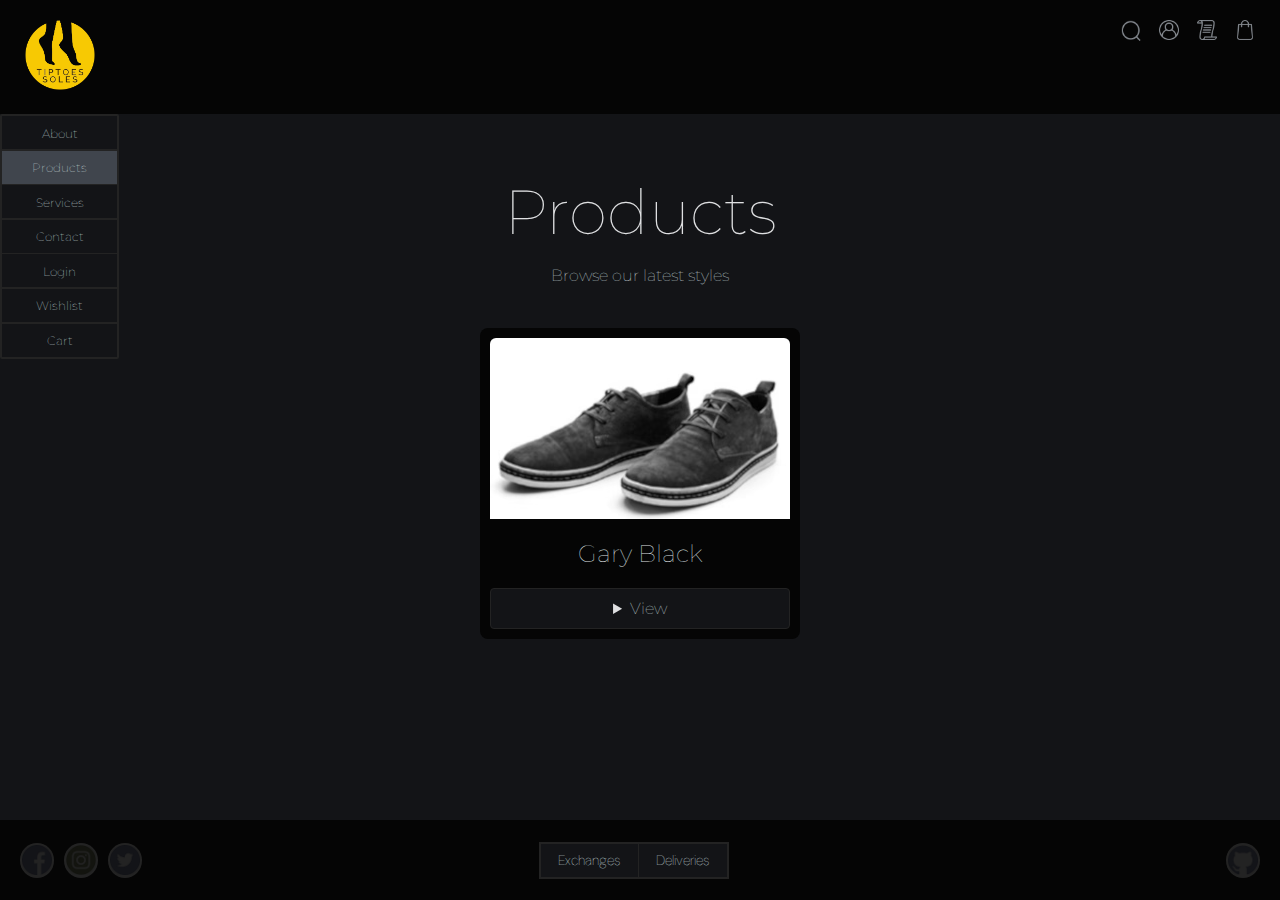
<file: products.html>
<!-- products.html -->
<!DOCTYPE html>
<html lang="en">
<head>
    <!-- Metadata -->
    <meta charset="UTF-8">
    <meta name="viewport" content="width=device-width, initial-scale=1.0">
    <!-- Page Title -->
    <title>Products</title>
    <!-- Tab Icon -->
    <link rel="icon" href="./resources/branding/logo.avif">
    <!-- Stylesheet -->
    <link rel="stylesheet" type="text/css" href="./styles/styles.css">
</head>
<body>
    <!-- Header -->
    <header>
        <!-- Logo / Home Button -->
        <a 
            title="Home" 
            tabindex="0" 
            href="./index.html" 
            aria-label="Link to Home"
        >
            <img 
                alt="TipToes Soles Logo" 
                src="./resources/branding/logo.avif" 
            />
        </a>
        <!-- Hamburger Menu Toggle -->
        <input 
            type="checkbox"
            id="menu-toggle"
        >
        <label 
            for="menu-toggle" 
            id="menu-icon"
        >   
            <!-- Hamburger Menu Icon -->
            <img
                title="Main Menu"
                aria-label="Main Menu"
                tabindex="0"
                alt="Menu Icon"
                src="./resources/icons/menu.avif" 
                id="mobile-icon"
            >
        </label>
        <!-- Main Menu -->
        <nav>
            <ul id="ul-active"
                title="Main Menu"
                aria-label="Main Menu"
            >
                <!-- About -->
                <li>
                    <a
                        href="./about.html"
                        aria-label="About"
                        tabindex="0"
                        title="About"
                    >
                        About
                    </a>
                </li>
                <!-- Products -->
                <li class="active">
                    <a  
                        href="./products.html"
                        aria-label="Products"
                        tabindex="0"
                        title="Products"
                    >
                        Products
                    </a>
                </li>
                <!-- Services -->
                <li>
                    <a 
                        href="./services.html"
                        aria-label="Services"
                        tabindex="0"
                        title="Services"
                    >
                        Services
                    </a>
                </li>
                <!-- Contact -->
                <li>
                    <a 
                        href="./contact.html" 
                        aria-label="Contact" 
                        tabindex="0" 
                        title="Contact"
                    >
                        Contact
                    </a>
                </li>
                <!-- Login -->
                <li 
                    class="hidden-menu-item"
                >
                    <a 
                        href="./login.html" 
                        aria-label="Login" 
                        tabindex="0" 
                        title="Login"
                    >
                        Login
                    </a>
                </li>
                <!-- Wishlist -->
                <li
                    class="hidden-menu-item"
                >
                    <a 
                        href="./wishlist.html" 
                        aria-label="Wishlist" 
                        tabindex="0" 
                        title="Wishlist"
                    >
                        Wishlist
                    </a>
                </li>
                <!-- Cart -->
                <li
                    class="hidden-menu-item"
                >
                    <a 
                        href="./cart.html" 
                        aria-label="Cart" 
                        tabindex="0" 
                        title="Cart"
                    >
                        Cart
                    </a>
                </li>
            </ul>
        </nav>
        <!-- Container for Search / Login / Wishlist & Cart elements -->
        <section id="header-right">
            <!-- Nested Icons Flex Container -->
            <section>
                <!-- Search Icon -->
                <img 
                    tabindex="0"  
                    title="Search" 
                    aria-label="Search"
                    class="search"
                    alt="Search Icon"
                    src="./resources/icons/search.avif"
                />
                <!-- Login Icon -->
                <a 
                    tabindex="0"
                    title="Signup/Login" 
                    aria-label="Login" 
                    href="./login.html"
                >
                    <img 
                        class="icons" 
                        alt="User Login Icon" 
                        src="./resources/icons/login.avif" 
                    />
                </a>
                <!-- Wishlist Icon -->
                <a 
                    id="wishlist"
                    tabindex="0" 
                    title="Wishlist" 
                    aria-label="Wishlist" 
                    href="./wishlist.html"
                >
                    <img 
                        class="icons" 
                        alt="Wishlist Icon" 
                        src="./resources/icons/wishlist.avif" 
                    />
                </a>
                <!-- Shopping Cart / Bag Icon -->
                <a 
                    tabindex="0" 
                    title="View Cart" 
                    aria-label="Cart" 
                    href="./cart.html"
                >
                    <img 
                        class="icons" 
                        alt="Shopping Bag Icon" 
                        src="./resources/icons/cart.avif" 
                    />
                </a>
            </section>
        </section>
    </header>
    <!-- Products container -->
    <section
        id="products-container"
        aria-label="Products Container"
    >
        <h1 id="products-h1">Products</h1>
        <p id="products-p">Browse our latest styles</p>
        <section
            class="card"
            aria-label="Mens Shoe - Gary Black"
            id="gary-black"
            tabindex="0"
        >
            <img 
                src="./resources/images/Gary Black.avif" 
                alt="Black Mens Shoes"
                class="rounded-top-corners"
            >
            <h2>Gary Black</h2>
            <details>
                <summary tabindex="0">View</summary>
                <section class="details-content">
                    <p class="price">$79.00</p>
                    <p class="product-details">
                        Product Name: GARY
                        <br>
                        Colour: Midnight
                        <br>
                        Sizes: US 6 - 11
                    </p>
                    <p class="product-details">
                        Look good, feel great in these comfort sneakers you won't want to take off.
                        <br>
                        <ul id="list">
                            <li>Orthotic friendly</li>
                            <li>Soft leather uppers</li>
                            <li>Breathable mesh lining</li>
                            <li>Removable footbed with soft mesh sock lining</li>
                            <li>Contoured footbed with additional heel padding</li>
                        </ul>
                        <h3>Materials & Details</h3>
                        <ul id="list1">
                            <li>Product Code: 30213</li>
                            <li>Sole Material: Rubber</li>
                            <li>Sock Material: Synthetic</li>
                            <li>Lining Material: Eco friendly</li>
                            <li>Upper Material: Leather</li>
                        </ul>
                    </p>
                    <button>Add to Cart</button>
                </section>
            </details>
        </section>
        <section 
            class="card"
            aria-label="Mens Shoe - Work and Walk"
            id="work"
            tabindex="0"
        >
            <img 
                src="./resources/images/Work and Walk Chesnut.avif" 
                alt="Work and Walk Mens Shoes"
                class="rounded-top-corners"
            >
            <h2>Work and Walk Chestnut</h2>
            <details>
                <summary tabindex="0">View</summary>
                <section class="details-content">
                    <p class="price">$85.00</p>
                    <p class="product-details">
                        Product Name: Work and Walk
                        <br>
                        Colour: Chesnut
                        <br>
                        Sizes: US 6 - 11 
                    </p>
                    <p class="product-details">
                        Hiking-inspired with everyday style, meet the Work and Walk boot.
                        <br>
                        With leather upper, these lace-up ankle boots are built for long days on your feet.
                        <br>
                        The exterior features our No-Worry leather to protect from scuff, stain and water.
                        <br>
                        Plus, the inside is pretty comfy as well with a soft footbed that hugs your heel for extra support.
                        <br>
                        <ul id="list">
                            <li>Upper is scuff, stain & water-resistant</li>
                            <li>Breathable & soft foam backed mesh lining</li>
                            <li>added collar is super soft on the heel</li>
                            <li>Pull-tab for easy fitting</li>
                            <li>Metal eyelet detail</li>
                            <li>Footbed hugs your heel for extra support</li>
                            <li>Removable insole to fit your own orthotics</li>
                            <li>Dual Fit. Remove the insole for a wider fit</li>
                        </ul>
                        <h3>Materials & Details</h3>
                        <ul id="list1">
                            <li>Product Code: 30144</li>
                            <li>Sole Material: Rubber</li>
                            <li>Sock Material: Pigskin</li>
                            <li>Lining Material: Mesh</li>
                            <li>Upper Material: Leather</li>
                        </ul>
                    </p>
                    <button>Add to Cart</button>
                </section>
            </details>
        </section>
        <section
            class="card"
            aria-label="Mens Shoe - Gary Tan"
            id="gary-tan"
            tabindex="0"
        >
            <img 
                src="./resources/images/Gary Tan.avif" 
                alt="Tan Mens Shoes"
                class="rounded-top-corners"
            >
            <h2>Gary Tan</h2>
            <details>
                <summary tabindex="0">View</summary>
                <section class="details-content">
                    <p class="price">$79.00</p>
                    <p class="product-details">
                        Product Name: GARY
                        <br>
                        Colour: Tan
                        <br>
                        Sizes: US 6 - 11
                    </p>
                    <p class="product-details">
                        Look good, feel great in these comfort sneakers you won't want to take off.
                        <br>
                        <ul id="list">
                            <li>Orthotic friendly</li>
                            <li>Soft leather uppers</li>
                            <li>Breathable mesh lining</li>
                            <li>Removable footbed with soft mesh sock lining</li>
                            <li>Contoured footbed with additional heel padding</li>
                        </ul>
                        <h3>Materials & Details</h3>
                        <ul id="list1">
                            <li>Product Code: 30213</li>
                            <li>Sole Material: Rubber</li>
                            <li>Sock Material: Synthetic</li>
                            <li>Lining Material: Eco friendly</li>
                            <li>Upper Material: Leather</li>
                        </ul>
                    </p>
                    <button>Add to Cart</button>
                </section>
            </details>
        </section>
        <section 
            class="card" 
            aria-label="Womens Shoe - Sally Tan" 
            id="sally-tan"
            tabindex="0"
        >
            <img 
                src="./resources/images/Sally Tan.avif" 
                alt="Tan Womens Shoes"
                class="rounded-top-corners"
            >
            <h2>Sally Tan</h2>
            <details>
                <summary tabindex="0">View</summary>
                <section class="details-content">
                    <p class="price">$75.00</p>
                    <p class="product-details">
                        Product Name: Sally
                        <br>
                        Colour: Tan
                        <br>
                        Sizes: US 6 - 11 
                    </p>
                    <p class="product-details">
                        Sally our new favourite lightweight flat is giving our serious comfort goals, with it's soft semi line uppers   and padded arch support.
                        <br>
                        <ul id="list">
                            <li>Soft smooth leather uppers</li>
                            <li>Semi lined uppers for a soft unstructured feel</li>
                            <li>Super comfortable insole & padded arch support</li>
                            <li>Super lightweight outsole helps to absorb shock</li>
                            <li>Flexible & grippy outsole</li>
                        </ul>
                        <h3>Materials & Details</h3>
                        <ul id="list1">
                            <li>Product Code: 301818</li>
                            <li>Sole Material: Phylon rubber</li>
                            <li>Sock Material: Pigskin</li>
                            <li>Lining Material: Leather/synthetic</li>
                            <li>Upper Material: Leather</li>
                        </ul>
                    </p>
                    <button>Add to Cart</button>
                </section>
            </details>
        </section>
        <section 
            class="card" 
            aria-label="Womens Shoe - Heavenly Black" 
            id="heavenly"
            tabindex="0"
        >
            <img 
                src="./resources/images/Heavenly Black.avif" 
                alt="Black Womens Shoes"
                class="rounded-top-corners"
            >
            <h2>Heavenly Black</h2>
            <details>
                <summary tabindex="0">View</summary>
                <section class="details-content">
                    <p class="price">$90.00</p>
                    <p class="product-details">
                        Product Name: Heavenly
                        <br>
                        Colour: Black
                        <br>
                        Sizes: US 6 - 11
                    </p>
                    <p class="product-details">
                        Perfect for those on their feet all day who require leather uppers for easy cleaning.
                        <br>
                        Featuring a super flexible and grippy outsole for durability and a soft padded footbed for extra comfort.
                        <br>
                        <ul id="list">
                            <li>Soft leather uppers and lightly padded collar</li>
                            <li>Plush footbed for added comfort</li>
                            <li>Recycled heel grip</li>
                            <li>Flexible and grippy outsole with 10% recycled material</li>
                        </ul>
                        <ul id="list1">
                            <li>Product Code: 21960</li>
                            <li>Sole Material: Rubber</li>
                            <li>Sock Material: Pigskin</li>
                            <li>Lining Material: Unlined</li>
                            <li>Upper Material: Leather</li>
                        </ul>
                    </p>
                    <button>Add to Cart</button>
                </section>
            </details>
        </section>
        <section 
            class="card" 
            aria-label="Womens Shoe - Sally Black" 
            id="sally-black"
            tabindex="0"
        >
            <img 
                src="./resources/images/Sally Black.avif" 
                alt="Black Womens Shoes"
                class="rounded-top-corners"
            >
            <h2>Sally Black</h2>
            <details>
                <summary tabindex="0">View</summary>
                <section class="details-content">
                    <p class="price">$75.00</p>
                    <p class="product-details">
                        Product Name: Sally
                        <br>
                        Colour: Black
                        <br>
                        Sizes: US 6 - 11
                    </p>
                    <p class="product-details">
                        Sally our new favourite lightweight flat is giving our serious comfort goals, with it's soft semi line uppers   and padded arch support.
                        <br>
                        <ul id="list">
                            <li>Soft smooth leather uppers</li>
                            <li>Semi lined uppers for a soft unstructured feel</li>
                            <li>Super comfortable insole & padded arch support</li>
                            <li>Super lightweight outsole helps to absorb shock</li>
                            <li>Flexible & grippy outsole</li>
                        </ul>
                        <ul id="list1">
                            <li>Product Code: 301818</li>
                            <li>Sole Material: Phylon rubber</li>
                            <li>Sock Material: Pigskin</li>
                            <li>Lining Material: Leather/synthetic</li>
                            <li>Upper Material: Leather</li>
                        </ul>
                    </p>
                    <button>Add to Cart</button>
                </section>
            </details>
        </section>
        <section 
            class="card" 
            aria-label="Childrens Shoe - Clancy Blue" 
            id="clancy"
            tabindex="0"
        >
            <img 
                src="./resources/images/Clancy Blue.avif" 
                alt="Childrens Shoes"
                class="rounded-top-corners"
            >
            <h2>Clancy Blue</h2>
            <details>
                <summary tabindex="0">View</summary>
                <section class="details-content">
                    <p class="price">$59.00</p>
                    <p class="product-details">
                        Product Name: Clancy
                        <br>
                        Colour: Blue
                        <br>
                        Sizes: US 6 - 11
                    </p>
                    <p class="product-details">
                        The Clancy sandal allows air circulation due to the holes on each side.
                        <br>
                        These sandals provide support to tired feet.
                        <br>
                        The arch support design eliminates any strain or imbalance.
                        <br>
                        Stretchable mesh fabric allows an easy fit Memory foam insoles
                        <br>
                        <ul id="list1">
                            <li>Product Code: 30182</li>
                            <li>Sole Material: Rubber</li>
                            <li>Sock Material: Pigskin</li>
                            <li>Lining Material: Unlined</li>
                            <li>Upper Material: Leather</li>
                        </ul>
                    </p>
                    <button>Add to Cart</button>
                </section>
            </details>
        </section>
    </section>
    <!-- Footer -->
    <footer>
        <!-- Social Media Icons Container -->
        <section>
            <!-- Facebook Link / Icon -->
            <a  
                tabindex="0"
                title="Follow us on Facebook"
                aria-label="Link to Facebook"
                target="_blank"
                href="https://www.facebook.com"
            >
                <img
                    src="./resources/icons/facebook.avif"
                    alt="Facebook Logo"
                />
            </a>
            <!-- Instagram Link / Icon -->
            <a  
                tabindex="0"
                title="Follow us on Instagram"
                aria-label="Link to Instagram"
                target="_blank"
                href="https://www.instagram.com"
            >
                <img
                    src="./resources/icons/instagram.avif"
                    alt="Instagram Logo"
                />
            </a>
            <!-- Twitter Link / Icon -->
            <a  
                tabindex="0"
                title="Follow us on Twitter"
                aria-label="Link to Twitter"
                target="_blank"
                href="https://www.twitter.com"
            >
                <img
                    src="./resources/icons/twitter.avif"
                    alt="Twitter Logo"
                />
            </a>
        </section>
        <!-- Policies Links Container -->
        <ul
            aria-label="Footer Menu"
        >
            <!-- Returns & Exchanges Policies -->
            <li>
                <a
                    tabindex="0"
                    href="./exchanges.html"
                    title="Returns / Exchanges Policies"
                    aria-label="Returns And Exchanges Policies"
                >
                    Exchanges
                </a>
            </li>
            <!-- Deliveries Policy -->
            <li>
                <a
                    tabindex="0"
                    href="./deliveries.html"
                    title="Delivery Policy"
                    aria-label="Delivery Policy"
                >
                    Deliveries
                </a>
            </li>
        </ul>
        <section
            id="github-icon"
        >
            <!-- Github Link / Icon -->
            <a  
                tabindex="0"
                title="Check out this projects Github Repo"
                aria-label="Link to Websites code base"
                target="_blank"
                href="https://www.github.com/hiddenciphers/TipToes"
            >
                <img
                    src="./resources/icons/github.avif"
                    alt="Github Logo"
                />
            </a>
        </section>
    </footer>
</body>
</html>
</file>
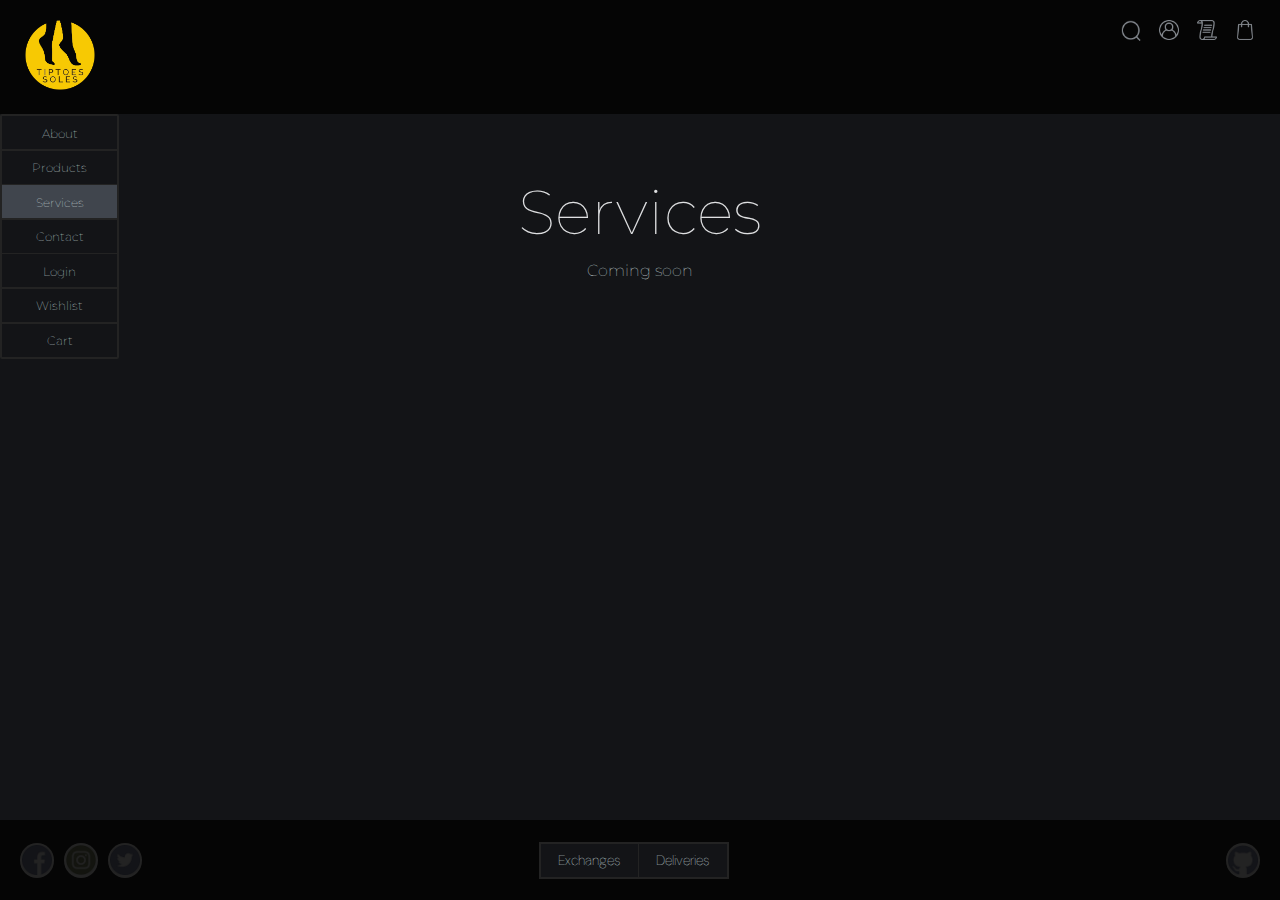
<file: services.html>
<!-- services.html -->
<!DOCTYPE html>
<html lang="en">
<head>
    <!-- Metadata -->
    <meta charset="UTF-8">
    <meta name="viewport" content="width=device-width, initial-scale=1.0">
    <!-- Page Title -->
    <title>Services</title>
    <!-- Tab Icon -->
    <link rel="icon" href="./resources/branding/logo.avif">
    <!-- Stylesheet -->
    <link rel="stylesheet" type="text/css" href="./styles/styles.css">
</head>
<body>
    <!-- Header -->
    <header>
        <!-- Logo / Home Button -->
        <a 
            title="Home" 
            tabindex="0" 
            href="./index.html" 
            aria-label="Link to Home"
        >
            <img 
                alt="TipToes Soles Logo" 
                src="./resources/branding/logo.avif" 
            />
        </a>
        <!-- Hamburger Menu Toggle -->
        <input 
            type="checkbox"
            id="menu-toggle"
        >
        <label 
            for="menu-toggle" 
            id="menu-icon"
        >   
            <!-- Hamburger Menu Icon -->
            <img
                title="Main Menu"
                aria-label="Main Menu"
                tabindex="0"
                alt="Menu Icon"
                src="./resources/icons/menu.avif" 
                id="mobile-icon"
            >
        </label>
        <!-- Main Menu -->
        <nav>
            <ul id="ul-active"
                title="Main Menu"
                aria-label="Main Menu"
            >
                <!-- About -->
                <li>
                    <a
                        href="./about.html"
                        aria-label="About"
                        tabindex="0"
                        title="About"
                    >
                        About
                    </a>
                </li>
                <!-- Products -->
                <li>
                    <a
                        href="./products.html"
                        aria-label="Products"
                        tabindex="0"
                        title="Products"
                    >
                        Products
                    </a>
                </li>
                <!-- Services -->
                <li class="active">
                    <a 
                        href="./services.html"
                        aria-label="Services"
                        tabindex="0"
                        title="Services"
                    >
                        Services
                    </a>
                </li>
                <!-- Contact -->
                <li>
                    <a 
                        href="./contact.html" 
                        aria-label="Contact" 
                        tabindex="0" 
                        title="Contact"
                    >
                        Contact
                    </a>
                </li>
                <!-- Login -->
                <li 
                    class="hidden-menu-item"
                >
                    <a 
                        href="./login.html" 
                        aria-label="Login" 
                        tabindex="0" 
                        title="Login"
                    >
                        Login
                    </a>
                </li>
                <!-- Wishlist -->
                <li
                    class="hidden-menu-item"
                >
                    <a 
                        href="./wishlist.html" 
                        aria-label="Wishlist" 
                        tabindex="0" 
                        title="Wishlist"
                    >
                        Wishlist
                    </a>
                </li>
                <!-- Cart -->
                <li
                    class="hidden-menu-item"
                >
                    <a 
                        href="./cart.html" 
                        aria-label="Cart" 
                        tabindex="0" 
                        title="Cart"
                    >
                        Cart
                    </a>
                </li>
            </ul>
        </nav>
        <!-- Container for Search / Login / Wishlist & Cart elements -->
        <section id="header-right">
            <!-- Nested Icons Flex Container -->
            <section>
                <!-- Search Icon -->
                <img 
                    tabindex="0"  
                    title="Search" 
                    aria-label="Search"
                    class="search"
                    alt="Search Icon"
                    src="./resources/icons/search.avif"
                />
                <!-- Login Icon -->
                <a 
                    tabindex="0"
                    title="Signup/Login" 
                    aria-label="Login" 
                    href="./login.html"
                >
                    <img 
                        class="icons" 
                        alt="User Login Icon" 
                        src="./resources/icons/login.avif" 
                    />
                </a>
                <!-- Wishlist Icon -->
                <a 
                    id="wishlist"
                    tabindex="0" 
                    title="Wishlist" 
                    aria-label="Wishlist" 
                    href="./wishlist.html"
                >
                    <img 
                        class="icons" 
                        alt="Wishlist Icon" 
                        src="./resources/icons/wishlist.avif" 
                    />
                </a>
                <!-- Shopping Cart / Bag Icon -->
                <a 
                    tabindex="0" 
                    title="View Cart" 
                    aria-label="Cart" 
                    href="./cart.html"
                >
                    <img 
                        class="icons" 
                        alt="Shopping Bag Icon" 
                        src="./resources/icons/cart.avif" 
                    />
                </a>
            </section>
        </section>
    </header>
    <h1>Services</h1>
    <p>Coming soon</p>
    <!-- Footer -->
    <footer>
        <!-- Social Media Icons Container -->
        <section>
            <!-- Facebook Link / Icon -->
            <a  
                tabindex="0"
                title="Follow us on Facebook"
                aria-label="Link to Facebook"
                target="_blank"
                href="https://www.facebook.com"
            >
                <img
                    src="./resources/icons/facebook.avif"
                    alt="Facebook Logo"
                />
            </a>
            <!-- Instagram Link / Icon -->
            <a  
                tabindex="0"
                title="Follow us on Instagram"
                aria-label="Link to Instagram"
                target="_blank"
                href="https://www.instagram.com"
            >
                <img
                    src="./resources/icons/instagram.avif"
                    alt="Instagram Logo"
                />
            </a>
            <!-- Twitter Link / Icon -->
            <a  
                tabindex="0"
                title="Follow us on Twitter"
                aria-label="Link to Twitter"
                target="_blank"
                href="https://www.twitter.com"
            >
                <img
                    src="./resources/icons/twitter.avif"
                    alt="Twitter Logo"
                />
            </a>
        </section>
        <!-- Policies Links Container -->
        <ul
            aria-label="Footer Menu"
        >
            <!-- Returns & Exchanges Policies -->
            <li>
                <a
                    tabindex="0"
                    href="./exchanges.html"
                    title="Returns / Exchanges Policies"
                    aria-label="Returns And Exchanges Policies"
                >
                    Exchanges
                </a>
            </li>
            <!-- Deliveries Policy -->
            <li>
                <a
                    tabindex="0"
                    href="./deliveries.html"
                    title="Delivery Policy"
                    aria-label="Delivery Policy"
                >
                    Deliveries
                </a>
            </li>
        </ul>
        <section
            id="github-icon"
        >
            <!-- Github Link / Icon -->
            <a  
                tabindex="0"
                title="Check out this projects Github Repo"
                aria-label="Link to Websites code base"
                target="_blank"
                href="https://www.github.com/hiddenciphers/TipToes"
            >
                <img
                    src="./resources/icons/github.avif"
                    alt="Github Logo"
                />
            </a>
        </section>
    </footer>
</body>
</html>
</file>
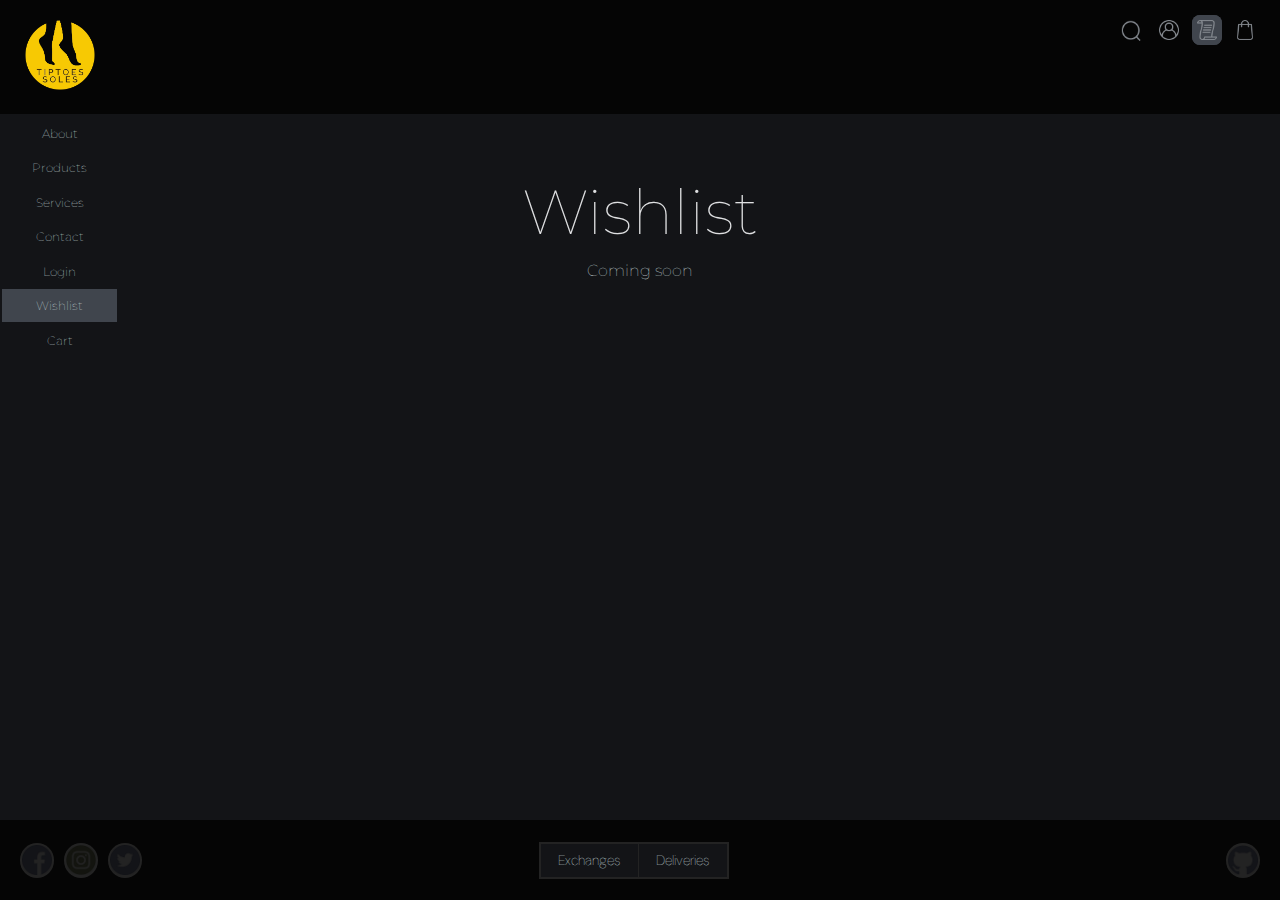
<file: wishlist.html>
<!-- wishlist.html -->
<!DOCTYPE html>
<html lang="en">
<head>
    <!-- Metadata -->
    <meta charset="UTF-8">
    <meta name="viewport" content="width=device-width, initial-scale=1.0">
    <!-- Page Title -->
    <title>Wishlist</title>
    <!-- Tab Icon -->
    <link rel="icon" href="./resources/branding/logo.avif">
    <!-- Stylesheet -->
    <link rel="stylesheet" type="text/css" href="./styles/styles.css">
</head>
<body>
    <!-- Header -->
    <header>
        <!-- Logo / Home Button -->
        <a 
            title="Home" 
            tabindex="0" 
            href="./index.html" 
            aria-label="Link to Home"
        >
            <img 
                alt="TipToes Soles Logo" 
                src="./resources/branding/logo.avif" 
            />
        </a>
        <!-- Hamburger Menu Toggle -->
        <input 
            type="checkbox"
            id="menu-toggle"
        >
        <label 
            for="menu-toggle" 
            id="menu-icon"
        >   
            <!-- Hamburger Menu Icon -->
            <img
                title="Main Menu"
                aria-label="Main Menu"
                tabindex="0"
                alt="Menu Icon"
                src="./resources/icons/menu.avif" 
                id="mobile-icon"
            >
        </label>
        <!-- Main Menu -->
        <nav>
            <ul
                title="Main Menu"
                aria-label="Main Menu"
            >
                <!-- About -->
                <li>
                    <a
                        href="./about.html"
                        aria-label="About"
                        tabindex="0"
                        title="About"
                    >
                        About
                    </a>
                </li>
                <!-- Products -->
                <li>
                    <a
                        href="./products.html"
                        aria-label="Products"
                        tabindex="0"
                        title="Products"
                    >
                        Products
                    </a>
                </li>
                <!-- Services -->
                <li>
                    <a 
                        href="./services.html"
                        aria-label="Services"
                        tabindex="0"
                        title="Services"
                    >
                        Services
                    </a>
                </li>
                <!-- Contact -->
                <li>
                    <a 
                        href="./contact.html" 
                        aria-label="Contact" 
                        tabindex="0" 
                        title="Contact"
                    >
                        Contact
                    </a>
                </li>
                <!-- Login -->
                <li 
                    class="hidden-menu-item"
                >
                    <a 
                        href="./login.html" 
                        aria-label="Login" 
                        tabindex="0" 
                        title="Login"
                    >
                        Login
                    </a>
                </li>
                <!-- Wishlist -->
                <li
                    class="hidden-menu-item active"
                >
                    <a 
                        href="./wishlist.html" 
                        aria-label="Wishlist" 
                        tabindex="0" 
                        title="Wishlist"
                    >
                        Wishlist
                    </a>
                </li>
                <!-- Cart -->
                <li
                    class="hidden-menu-item"
                >
                    <a 
                        href="./cart.html" 
                        aria-label="Cart" 
                        tabindex="0" 
                        title="Cart"
                    >
                        Cart
                    </a>
                </li>
            </ul>
        </nav>
        <!-- Container for Search / Login / Wishlist & Cart elements -->
        <section id="header-right">
            <!-- Nested Icons Flex Container -->
            <section>
                <!-- Search Icon -->
                <img 
                    tabindex="0"  
                    title="Search" 
                    aria-label="Search"
                    class="search"
                    alt="Search Icon"
                    src="./resources/icons/search.avif"
                />
                <!-- Login Icon -->
                <a 
                    tabindex="0"
                    title="Signup/Login" 
                    aria-label="Login" 
                    href="./login.html"
                >
                    <img 
                        class="icons" 
                        alt="User Login Icon" 
                        src="./resources/icons/login.avif" 
                    />
                </a>
                <!-- Wishlist Icon -->
                <a      
                    class="icons-active"
                    id="wishlist"
                    tabindex="0" 
                    title="Wishlist" 
                    aria-label="Wishlist" 
                    href="./wishlist.html"
                >
                    <img 
                        class="icons active" 
                        alt="Wishlist Icon" 
                        src="./resources/icons/wishlist.avif" 
                    />
                </a>
                <!-- Shopping Cart / Bag Icon -->
                <a 
                    tabindex="0" 
                    title="View Cart" 
                    aria-label="Cart" 
                    href="./cart.html"
                >
                    <img 
                        class="icons" 
                        alt="Shopping Bag Icon" 
                        src="./resources/icons/cart.avif" 
                    />
                </a>
            </section>
        </section>
    </header>
    <h1>Wishlist</h1>
    <p>Coming soon</p>
    <!-- Footer -->
    <footer>
        <!-- Social Media Icons Container -->
        <section>
            <!-- Facebook Link / Icon -->
            <a  
                tabindex="0"
                title="Follow us on Facebook"
                aria-label="Link to Facebook"
                target="_blank"
                href="https://www.facebook.com"
            >
                <img
                    src="./resources/icons/facebook.avif"
                    alt="Facebook Logo"
                />
            </a>
            <!-- Instagram Link / Icon -->
            <a  
                tabindex="0"
                title="Follow us on Instagram"
                aria-label="Link to Instagram"
                target="_blank"
                href="https://www.instagram.com"
            >
                <img
                    src="./resources/icons/instagram.avif"
                    alt="Instagram Logo"
                />
            </a>
            <!-- Twitter Link / Icon -->
            <a  
                tabindex="0"
                title="Follow us on Twitter"
                aria-label="Link to Twitter"
                target="_blank"
                href="https://www.twitter.com"
            >
                <img
                    src="./resources/icons/twitter.avif"
                    alt="Twitter Logo"
                />
            </a>
        </section>
        <!-- Policies Links Container -->
        <ul
            aria-label="Footer Menu"
        >
            <!-- Returns & Exchanges Policies -->
            <li>
                <a
                    tabindex="0"
                    href="./exchanges.html"
                    title="Returns / Exchanges Policies"
                    aria-label="Returns And Exchanges Policies"
                >
                    Exchanges
                </a>
            </li>
            <!-- Deliveries Policy -->
            <li>
                <a
                    tabindex="0"
                    href="./deliveries.html"
                    title="Delivery Policy"
                    aria-label="Delivery Policy"
                >
                    Deliveries
                </a>
            </li>
        </ul>
        <section
            id="github-icon"
        >
            <!-- Github Link / Icon -->
            <a  
                tabindex="0"
                title="Check out this projects Github Repo"
                aria-label="Link to Websites code base"
                target="_blank"
                href="https://www.github.com/hiddenciphers/TipToes"
            >
                <img
                    src="./resources/icons/github.avif"
                    alt="Github Logo"
                />
            </a>
        </section>
    </footer>
</body>
</html>
</file>
<file: styles/styles.css>
/* Custom DM Sans font */
@font-face {
    font-family: 'DM Sans';
    src: url('../resources/fonts/DMSans.ttf') format('truetype');
    font-optical-sizing: auto;
    font-weight: 100 1000;
    font-style: normal;
    font-display: swap;
}

/* Custom Montserrat font */
@font-face {
    font-family: 'Montserrat';
    src: url('../resources/fonts/Montserrat.ttf') format('truetype');
    font-optical-sizing: auto;
    font-weight: 100 900;
    font-style: normal;
    font-display: swap;
}

/* Custom Montserrat font - Bold */
@font-face {
    font-family: 'Montserrat Bold';
    src: url('../resources/fonts/Montserrat-Bold.ttf') format('truetype');
    font-optical-sizing: auto;
    font-weight: 100 900;
    font-style: normal;
    font-display: swap;
}

strong {
    font-family: 'Montserrat Bold', sans-serif;
}

body {
    margin: 0;
    padding: 0;
    height: 100vh;
    width: 100vw;
    background-color: #131417;
    display: flex;
    flex-direction: column;
    text-align: center;
}

header {
    padding: 20px;
    background-color: #050505;
    display: flex;
    align-items: center;
    justify-content: space-between;
}

header > a > img {
    width: 70px;
    height: 70px;
}

header > a:focus {
    border-radius: 100%;
}

header > nav > ul {
    display: flex;
    list-style: none;
    background-color: none;
    border-radius: 2px;
    gap: 0.1em;
    padding: 2px;
    margin-left: 110px;
}

header > nav > ul > li {
    padding: 7.5px;
    background-color: #131417;
}

header > nav > ul > li > a {
    text-decoration: none;
    color: #DFE0E2;
    font-family: 'Montserrat', sans-serif;
    font-size: 12px;
    padding: 7px;
}

header > nav > ul:hover {
    background-color: #232323;
}

header > nav > ul > li:hover {
    background-color: #40454D;
}

header > nav > ul > li > a:focus {
    background-color: #40454D;
}

.active {
    background-color: #40454D; 
}

header > section {
    display: flex;
    flex-direction: column;
    gap: 1em;
}

header > section > section {
    display: flex;
    justify-content: space-around;
    margin-left: 2px;
}

.search {
    width: 22.5px;
    height: 22.5px;
    padding: 5px;
    border-radius: 8px;
    cursor: pointer;
}

.icons {
    width: 20px;
    height: 20px;
    padding: 5px;
    border-radius: 8px;
}

#ul-active {
    background-color: #232323;
}

.icons-active {
    background-color: #40454D;
    border-radius: 8px;
    height: 30px;
}

.icons:hover, .search:hover {
    background-color: #40454D;
}

header > section > section > a:focus {
    background-color: #40454D;
    border-radius: 8px;
    height: 30px;
}

#menu-toggle {
    width: fit-content;
    height: fit-content;
    display: none;
}

#menu-icon {
    display: none;
}

#header-right {
    margin-top: -50px;
}

#header-right > section {
    gap: 0.5em;
}

h1, h2, p, .card, #list {
    font-family: "Montserrat", sans-serif;
    color:#DFE0E2;
}

h2 {
   font-weight: lighter; 
}

h1 {
    margin-top: 60px;
    font-size: 62px;
    font-weight:lighter;
    margin-bottom: 0;
}

p {
    margin-top: 5px;
    font-weight: lighter;
    line-height: 2;
}

footer {
    height: 80px;
    background-color: #050505;
    margin-top: auto;
    display: flex;
    justify-content: space-between;
    align-items: center;
    font-family: 'DM Sans', sans-serif;
    font-size: 14px;
    padding: 0 20px 0 20px;
}

footer > section {
    display: flex;
    gap: 0.7em;
    height: 35px;
}

footer > section > a {
    padding: 2px 2px 2px 2px;
    border-radius: 100px;
    background-color: #232323;
}

footer > section > a:hover {
    background-color: #40454D;
}

footer > section > a:focus {
    background-color: #40454D;
}

footer > section > a > img {
    width: 30px;
    height: 30px;
}

footer > ul {
    display: flex;
    gap: 0.1em;
    padding: 2px;
    background-color: #232323;
    list-style: none;
    position: relative;
    margin-right: 100px;
}

footer > ul > li {
    background-color: #131417;
    padding: 7.5px;
}

footer > ul > li > a {
    padding: 2px 10px 2px 10px;
    text-decoration: none;
    color: #DFE0E2;
}

footer > ul > li:hover {
    background-color: #40454D;
}

footer > ul > li > a:focus {
    background-color: #40454D;
}
/* -------------- SLIDESHOW --------------- */
#slideshow {
    overflow: hidden;
    height: 400px;
    width: 400px;
    margin: auto;
    position: relative;
    display: flex;
    justify-content: center;
    align-items: center;
}

#slide-container {
    position: relative;
    width: 340px;
    max-width: 340px; 
    height: 340px;
    max-height: fit-content;
    display: flex;
    justify-content: center;
    align-items: center;
}

.slide {
    position: absolute;
    width: fit-content;
    height: fit-content;
    display: flex;
    justify-content: center;
    align-items: center;
    top: 50%;
    left: 50%;
    transform: translate(-50%, -50%);
    opacity: 0;
    animation: fade 32s infinite;
    z-index: -1;
}


.slide:nth-child(1) {
    animation-delay: 4s;
}

.slide:nth-child(2) {
    animation-delay: 8s;
}

.slide:nth-child(3) {
    animation-delay: 12s;
}

.slide:nth-child(4) {
    animation-delay: 16s;
}

.slide:nth-child(5) {
    animation-delay: 20s;
}

.slide:nth-child(6) {
    animation-delay: 24s;
}

.slide:nth-child(7) {
    animation-delay: 28s;
}

.image-container {
    display: flex;
    justify-content: center;
    align-items: center;
    height: fit-content;
    width: fit-content;
    padding: 16px;
    background-color: #050505;
    border-radius: 12px;
}

.product-image {
    border-radius: 8px;
    width: 300px;
    height: fit-content;
}

@keyframes fade {
    0%, 15%, 100% {
        opacity: 0;
        z-index: -1;
    }
    10% {
        opacity: 1;
        z-index: 1;
    }
}

/*  ----------------- PRODUCTS --------------------- */
#products-container {
    padding: 0 20px 100px 20px;
    overflow-y: scroll;
    display: flex;
    flex-direction: column;
    height: 100%;
    margin: -10px auto;
    gap: 20em;
    scroll-padding-top: 220px;
}

#products-h1 {
    margin-top: 70px;
}

#products-p {
    margin-top: -310px;
}

#gary-black {
    margin-top: -300px;
}

.card {
    max-width: 300px;
    text-align: center;
    background-color: #050505;
    padding: 10px;
    display: flex;
    flex-direction: column;
    justify-content: space-between;
    border-radius: 8px;
    margin-top: -50px;
}

.rounded-top-corners {
    border-top-left-radius: 6px;
    border-top-right-radius: 6px;
    width: 300px;
    height: fit-content;
}

.card summary {
    font-size: 16px;
    cursor: pointer;
    padding: 10px;
    background-color: #131417;
    border-radius: 4px;
    color: #DFE0E2;
    border: 0.1px solid #232323;
}

.card summary:hover {
    background-color: #40454D;
}

.card details[open] summary {
  background-color: #30363D;
  border: 1px solid #DFE0E2;
}

.card .details-content {
    border-top: 1px solid #232323;
    transition: max-height 0.3s ease;
    font-size: 12px;
}

.card details[open] .details-content {
    max-height: fit-content;
}

.card button {
    border: 2px solid #232323;
    padding: 12px;
    color: #DFE0E2;
    background-color: #050505;
    cursor: pointer;
    width: 100%;
    font-size: 18px;
    border-radius: 4px; 
}

.card button:hover {
    background-color: #40454D;
}

#list {
    list-style: none;
    padding: 0;
}

#list1 {
    list-style: none;
    padding: 0;
    font-weight: lighter;
    margin-top: -10px;
}

.price {
    font-size: 22px;
}

/* -------------- LOGIN / SIGN UP FORM ---------------- */

#form-container {
    display: flex;
    justify-content: center;
    font-family: "Montserrat", sans-serif;
    color:#DFE0E2;
    font-size: 12px;
}

#form-container > form {
    display: flex;
    flex-direction: column;
    gap: 1em;
    padding: 10px;
    width: 200px;
    align-items: center;
    background-color: #050505;
    border-radius: 4px;
}

#form-container > form > button {
    border-radius: 4px;
    width: 100%;
    font-size: 16px;
    padding: 10px;
    background-color: #131417;
    border: 0.1px solid #232323;
    cursor: pointer;
    color: #DFE0E2;
}

#form-container > form > button:hover {
    background-color: #F4C418;
    border: 0.1px solid #DFE0E2;
    color: #050505;
}

#form-container > form > input::placeholder {
    color: #848990;
}

#form-container > form > span {
    font-size: 9px;
    color: #848990;
}

/* ---------------  MEDIA QUERIES ----------------- */

/* Extra Large devices (large desktops/monitors, 1665px and up) */
@media (min-width: 1665px) {

    h1 {
        margin-top: 160px;
        font-size: 84px;
    }

    #products-h1 {
        margin-top: 170px;
    }

    p {
        font-size: 22px;
    }

    #products-p {
        margin-top: -313px;
    }

    #products-container {
        margin-top: 100px;
        align-items: center;
        min-height: 75vh;
        scroll-padding-top: 360px;
    }

    #clancy {
        margin-bottom: 200px;
    }

    .product-details {
        font-size: 16px;
    }

}

/* Base styles written on standard 13.6" laptop */
@media only screen and (min-width: 1280px) {

    header {
        padding-left: 25px;
        position: relative;
    }

    header > a {
        z-index: 2;
        position: relative;
    }

    header > nav {
        position: absolute;
        top: 100%;
        left: 0;
        width: 120px;
        height: 240px;
        cursor: pointer;
    }
    
    header > nav > ul {
        align-items: center;
        flex-direction: column;
        margin-top: 0;
        margin-left: 0;
        width: fit-content;
    }

    header > nav > ul > li {
        width: 100px;
        border-color: transparent;
    }

    header > nav > ul > li > a {
        color: #DFE0E2;
    }

    .product-details {
        font-size: 16px;
    }

    #products-container {
        padding: 0 20px 100px 20px;
        overflow-y: scroll;
        display: flex;
        flex-direction: column;
        height: 64.3vh;
        margin: -10px auto;
        gap: 20em;
    }

} 

/* Medium devices (Small laptops/large tablets, landscape mode) */
@media (min-width: 780px) and (max-width: 1260px) {

    p {
        line-height: 1.5;
    }

    h1 {
        margin-top: 40px;
        font-size: 52px;
    }

    header > nav > ul {
        margin-right: 30px;
        background-color: #232323;
    }

    header > nav > ul > li > a {
        font-size: 14px;
        padding: 7px 40px 7px 40px;
        color: #DFE0E2;
    }

    .hidden-menu-item {
        display: none;
    }

    #products-h1 {
        margin-top: 40px;
    }

    #products-p {
        margin-top: -170px;
    }

    #gary-black {
        margin-top: -160px;
    }

    #products-container {
        margin-top: 0;
        height: 65.6vh;
        padding: 0 10px 50px 10px;
        gap: 25vh;
    }

}

/* Tablets in portrait mode */
@media only screen and (min-width: 768px) and (max-width: 1024px) and (orientation: portrait) {
    h1 {
        margin-top: 100px;
    }

    header > nav > ul {
        width: fit-content;
    }

    header > nav > ul > li {
        width: 80px;
    }

    header > nav > ul > li > a {
        font-size: 12px;
        padding: 7px 20px 7px 20px;
    }

    #products-h1 {
        margin-top: 92px;
    }

    #products-p {
        margin-top: -330px;
    }

    #gary-black {
        margin-top: -250px;
    }

    #products-container {
        height: 58vh;
        gap: 31vh;
        margin: auto;
        padding: 10px 20px 250px 20px;
    }
  }
  
/* Large mobile devices */
@media (max-width: 768px) {

    #menu-toggle:checked ~ nav,
    #menu-toggle:checked ~ #header-right {
        display: block;
    }
    
    header {
        flex-direction: column;
        align-items: flex-start;
        padding: 10px;
    }
    
    header > a > img {
        width: 50px;
        height: 50px;
        padding-top: 5px;
    }

    nav {
        display: none;
        width: 99%;
        position: absolute;
        margin-top: 53px;
        margin-left: -120px;
        z-index: 1;
    }

    header > nav > ul {
        background-color: #232323;
    }

    nav > ul {
        flex-direction: column;
        width: 100%;
    }

    header > nav > ul > li > a {
        font-size: 14px;
        padding: 5px;
        font-size: 16px;
        color: #DFE0E2;
    }

    .hidden-menu-item {
        display: none;
    }

    #header-right {
        position: absolute;
        margin-top: 255.3px;
        margin-left: -10px;
        display: none;
        width: 99.1%;
        height: 55px;
        border: 2px solid #232323;
        background-color: #131417;
        z-index: 1;
        align-content: center;
    }

    #header-right:hover {
        background-color: #30363D;
    }

    #wishlist {
        margin-left: 10px;
    }

    nav > ul > li > a {
        display: block;
        
        width: 100%;
    }

    .search {
        width: 30px;
        height: 30px;
        position: absolute;
        top: -250px;
        left: 230px;
        padding: 7px 9px 7px 7px;
    }

    .icons {
        padding: 7px;
        border-radius: 4px;
    }

    .icons:hover {
        background-color: #131417;
    }

    .active {
        background-color: #131417;
        border: 1px solid #848990;
    }

    #menu-icon {
        cursor: pointer;
        display: block;
        position: absolute;
        top: 21px;
        right: 10px;
    }

    #mobile-icon {
        width: 30px;
        height: 30px;
        padding: 7px 7px 0 7px;
        border-radius: 4px;
    }

    #mobile-icon:hover {
        background-color: #40454D;
    }

    h1 {
        margin-top: 50px;
        font-size: 28px;
    }

    p {
        font-size: 12px;
    }

    #products-h1 {
        margin-top: 50px;
    }

    #products-container {
        padding: 0 10px 130px 10px;
        margin: auto;
    }

    footer > ul {
        font-size: 8px;
        margin-left: 30px;
        gap: 1px;
        
    }

    footer > ul > li > a {
        padding: 2px 5px 2px 5px;
        text-decoration: none;
        color: #DFE0E2;
    }

    footer {
        justify-content: space-evenly;
        gap: 0;
        padding: 0 10px 0 10px;
        
    }

    footer > section {
        height: 25px;
    }

    footer > section > a > img {
        width: 20px;
        height: 20px;
    }

    footer > section, #github-icon {
        margin-top: 20px;
    }

}

/* Smaller mobile devices */
@media (max-width: 499px) {
    
    p {
        margin-bottom: 20px;
    }

    .search {
        top: -250px;
        left: 195px;
    }

    #header-right {
        margin-top: 261.3px;
    }

    #products-h1 {
        margin-top: 40px;
    }

    #products-p {
        margin-top: -315px;
    }

    #products-container {
        height: 64vh;
        margin: auto;
        padding: 10px 10px 100px 10px;
    }

    .hidden-menu-item {
        display: none;
    }

}

/* Mobile devices in landscape mode */
@media only screen and (min-device-width: 375px) and (max-device-width: 812px) and (orientation: landscape) {
    
    body {
        height: 200vh;
    }
    
    header > nav > ul > li {
        width: 80px;
    }

    header > nav > ul > li > a {
        font-size: 12px;
        padding: 7px 20px 7px 20px;
    }

    #products-h1 {
        margin-top: 40px;
    }

    #products-p {
        margin-top: -150px;
    }

    #products-container {
        height: 140vh;
        gap: 40vh;
    }
    
}
</file>
